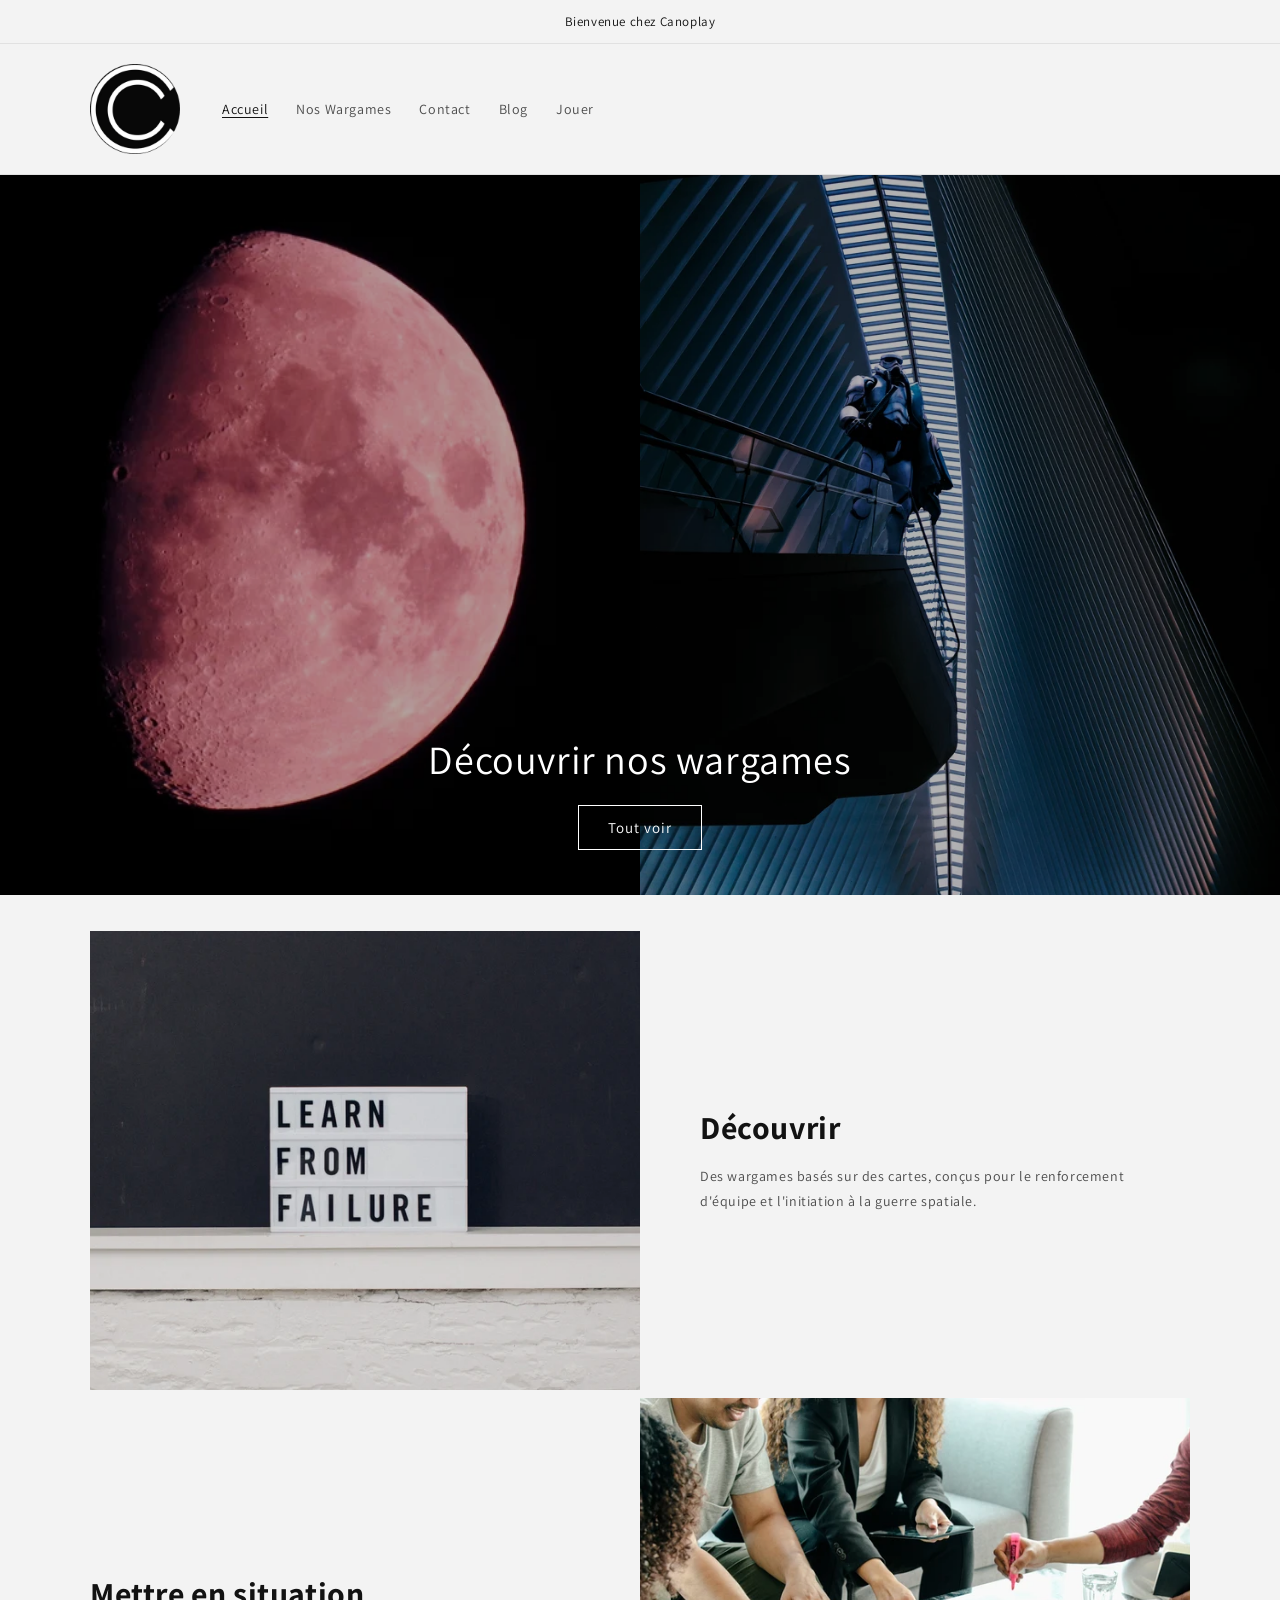
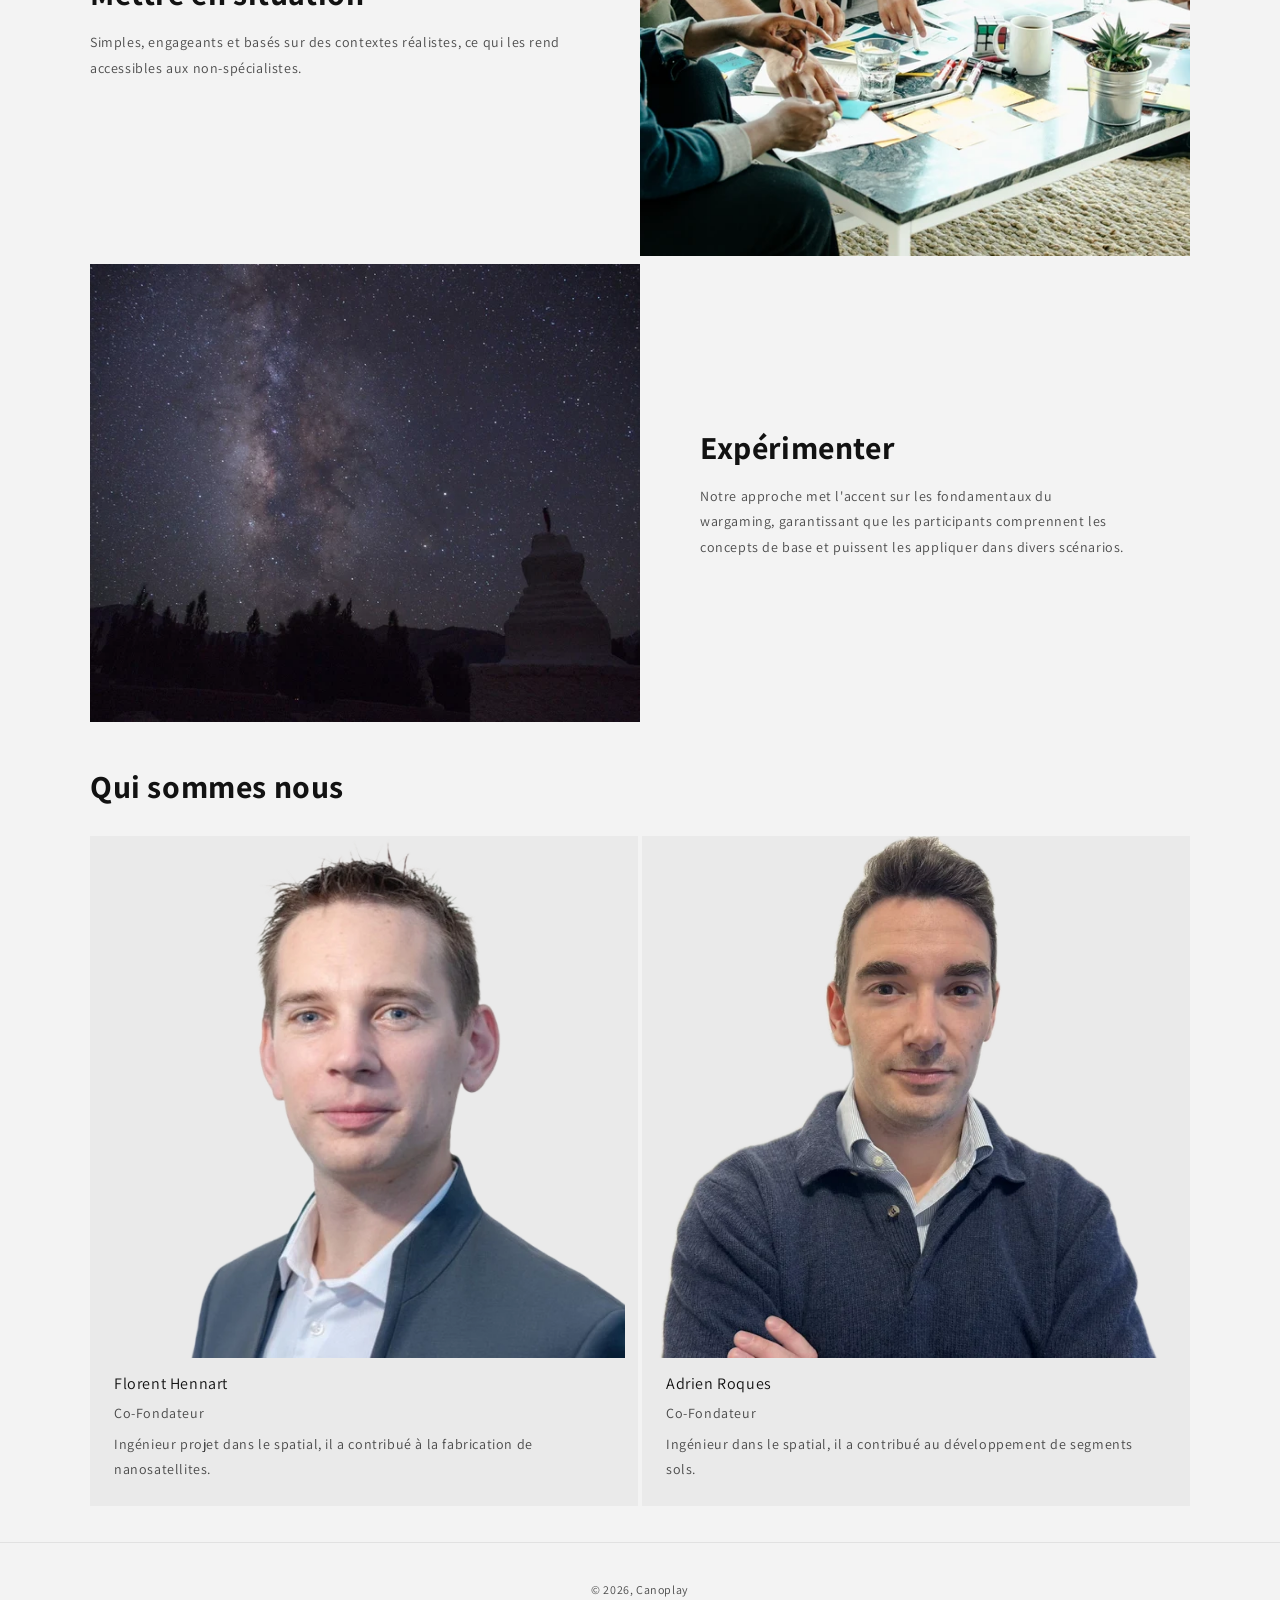
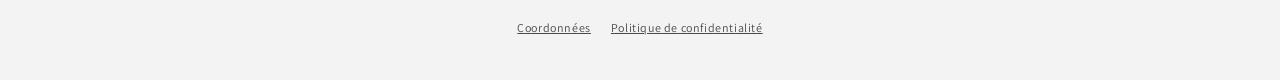
<file: index.html>
<!doctype html>
<html lang="fr">
<head>
<meta charset="utf-8">
<meta name="viewport" content="width=device-width, initial-scale=1">
<title>Canoplay, la nouvelle ère du wargaming</title>
<meta name="description" content="Canoplay conçoit des wargames basés sur des cartes pour le renforcement d&#x27;équipe et l&#x27;initiation à la guerre spatiale : simples, engageants, ancrés dans des contextes réalistes.">
<link rel="canonical" href="https://canoplay.fr/">
<meta name="theme-color" content="#f3f3f3">
<meta property="og:type" content="website">
<meta property="og:site_name" content="Canoplay">
<meta property="og:url" content="https://canoplay.fr/">
<meta property="og:title" content="Canoplay, la nouvelle ère du wargaming">
<meta property="og:description" content="Canoplay conçoit des wargames basés sur des cartes pour le renforcement d&#x27;équipe et l&#x27;initiation à la guerre spatiale : simples, engageants, ancrés dans des contextes réalistes.">
<meta property="og:image" content="https://canoplay.fr/assets/img/og-image.png">
<meta name="twitter:card" content="summary_large_image">
<link rel="icon" href="/assets/img/logo-240.webp" type="image/webp">
<link rel="preload" href="/assets/fonts/assistant-latin.woff2" as="font" type="font/woff2" crossorigin>
<link rel="preload" as="image" href="/assets/img/blood-moon-1500.webp" imagesrcset="/assets/img/blood-moon-750.webp 750w, /assets/img/blood-moon-1500.webp 1500w" imagesizes="(min-width: 750px) 50vw, 100vw" fetchpriority="high">
<link rel="stylesheet" href="/assets/css/site.css">
<script type="application/ld+json">{"@context": "https://schema.org", "@type": "Organization", "name": "Canoplay", "url": "https://canoplay.fr/", "logo": "https://canoplay.fr/assets/img/logo-240.webp", "email": "adrien.roques@canoplay.fr", "address": {"@type": "PostalAddress", "postalCode": "31860", "addressLocality": "Pins-Justaret", "addressCountry": "FR"}, "founder": [{"@type": "Person", "name": "Florent Hennart", "jobTitle": "Co-Fondateur"}, {"@type": "Person", "name": "Adrien Roques", "jobTitle": "Co-Fondateur"}]}</script>
</head>
<body>
<a class="skip" href="#contenu">Aller au contenu</a>
<div class="announce" role="region" aria-label="Annonce">Bienvenue chez Canoplay</div>
<header class="site-header">
<div class="page-width header">
  <details class="menu">
    <summary aria-label="Ouvrir le menu"><svg width="20" height="16" viewBox="0 0 20 16" aria-hidden="true"><path d="M0 1h20M0 8h20M0 15h20" stroke="currentColor" stroke-width="1.5"/></svg></summary>
    <ul>
      <li><a href="/" aria-current="page">Accueil</a></li>
      <li><a href="/collections/all">Nos Wargames</a></li>
      <li><a href="/pages/contact">Contact</a></li>
      <li><a href="/blogs/infos">Blog</a></li>
      <li><a href="/jouer">Jouer</a></li>
    </ul>
  </details>
  <a class="header__logo" href="/"><img src="/assets/img/logo-240.webp" width="90" height="90" alt="Canoplay — accueil"></a>
  <nav class="nav" aria-label="Navigation principale">
    <ul>
      <li><a href="/" aria-current="page">Accueil</a></li>
      <li><a href="/collections/all">Nos Wargames</a></li>
      <li><a href="/pages/contact">Contact</a></li>
      <li><a href="/blogs/infos">Blog</a></li>
      <li><a href="/jouer">Jouer</a></li>
    </ul>
  </nav>
</div>
</header>
<main id="contenu">
  <section class="banner" aria-labelledby="titre-banniere">
    <div class="banner__media">
      <img src="/assets/img/blood-moon-1500.webp" srcset="/assets/img/blood-moon-750.webp 750w, /assets/img/blood-moon-1500.webp 1500w" sizes="(min-width: 750px) 50vw, 100vw" width="1500" height="1125" alt="" fetchpriority="high">
    </div>
    <div class="banner__media">
      <img src="/assets/img/storm-trooper-and-architecture-1500.webp" srcset="/assets/img/storm-trooper-and-architecture-750.webp 750w, /assets/img/storm-trooper-and-architecture-1500.webp 1500w" sizes="50vw" width="1500" height="2250" alt="">
    </div>
    <div class="banner__content">
      <h1 id="titre-banniere">Découvrir nos wargames</h1>
      <a class="btn" href="/collections/all">Tout voir</a>
    </div>
  </section>

  <div class="page-width rows">
    <section class="row">
      <div class="row__img"><img src="/assets/img/learn-from-failure-sign-1500.webp" srcset="/assets/img/learn-from-failure-sign-750.webp 750w, /assets/img/learn-from-failure-sign-1500.webp 1500w" sizes="(min-width: 750px) 50vw, 100vw" width="1500" height="1009" alt="Panneau lumineux affichant « Learn from failure »" loading="lazy" decoding="async"></div>
      <div class="row__text"><h2>Découvrir</h2><p>Des wargames basés sur des cartes, conçus pour le renforcement d'équipe et l'initiation à la guerre spatiale.</p></div>
    </section>
    <section class="row row--reverse">
      <div class="row__img"><img src="/assets/img/brainstorm-meeting-1500.webp" srcset="/assets/img/brainstorm-meeting-750.webp 750w, /assets/img/brainstorm-meeting-1500.webp 1500w" sizes="(min-width: 750px) 50vw, 100vw" width="1500" height="1000" alt="Une équipe réunie autour d'une table de travail" loading="lazy" decoding="async"></div>
      <div class="row__text"><h2>Mettre en situation</h2><p>Simples, engageants et basés sur des contextes réalistes, ce qui les rend accessibles aux non-spécialistes.</p></div>
    </section>
    <section class="row">
      <div class="row__img"><img src="/assets/img/star-filled-night-sky-and-silhouetted-trees-1500.webp" srcset="/assets/img/star-filled-night-sky-and-silhouetted-trees-750.webp 750w, /assets/img/star-filled-night-sky-and-silhouetted-trees-1500.webp 1500w" sizes="(min-width: 750px) 50vw, 100vw" width="1500" height="1000" alt="Ciel étoilé et Voie lactée au-dessus d'arbres en silhouette" loading="lazy" decoding="async"></div>
      <div class="row__text"><h2>Expérimenter</h2><p>Notre approche met l'accent sur les fondamentaux du wargaming, garantissant que les participants comprennent les concepts de base et puissent les appliquer dans divers scénarios.</p></div>
    </section>
  </div>

  <section class="page-width team" aria-labelledby="titre-equipe">
    <h2 id="titre-equipe">Qui sommes nous</h2>
    <ul>
      <li class="card">
        <img src="/assets/img/florent-hennart.webp" width="624" height="624" alt="Portrait de Florent Hennart" loading="lazy" decoding="async">
        <div class="card__body"><h3>Florent Hennart</h3><p>Co-Fondateur</p><p>Ingénieur projet dans le spatial, il a contribué à la fabrication de nanosatellites.</p></div>
      </li>
      <li class="card">
        <img src="/assets/img/adrien-roques.webp" width="638" height="638" alt="Portrait d'Adrien Roques" loading="lazy" decoding="async">
        <div class="card__body"><h3>Adrien Roques</h3><p>Co-Fondateur</p><p>Ingénieur dans le spatial, il a contribué au développement de segments sols.</p></div>
      </li>
    </ul>
  </section>
</main>
<footer class="footer">
  <div class="page-width">
    <p>© 2026, Canoplay</p>
    <ul>
      <li><a href="/pages/contact">Coordonnées</a></li>
      <li><a href="https://m7977n-dm.myshopify.com/policies/privacy-policy">Politique de confidentialité</a></li>
    </ul>
  </div>
</footer>
</body>
</html>
</file>
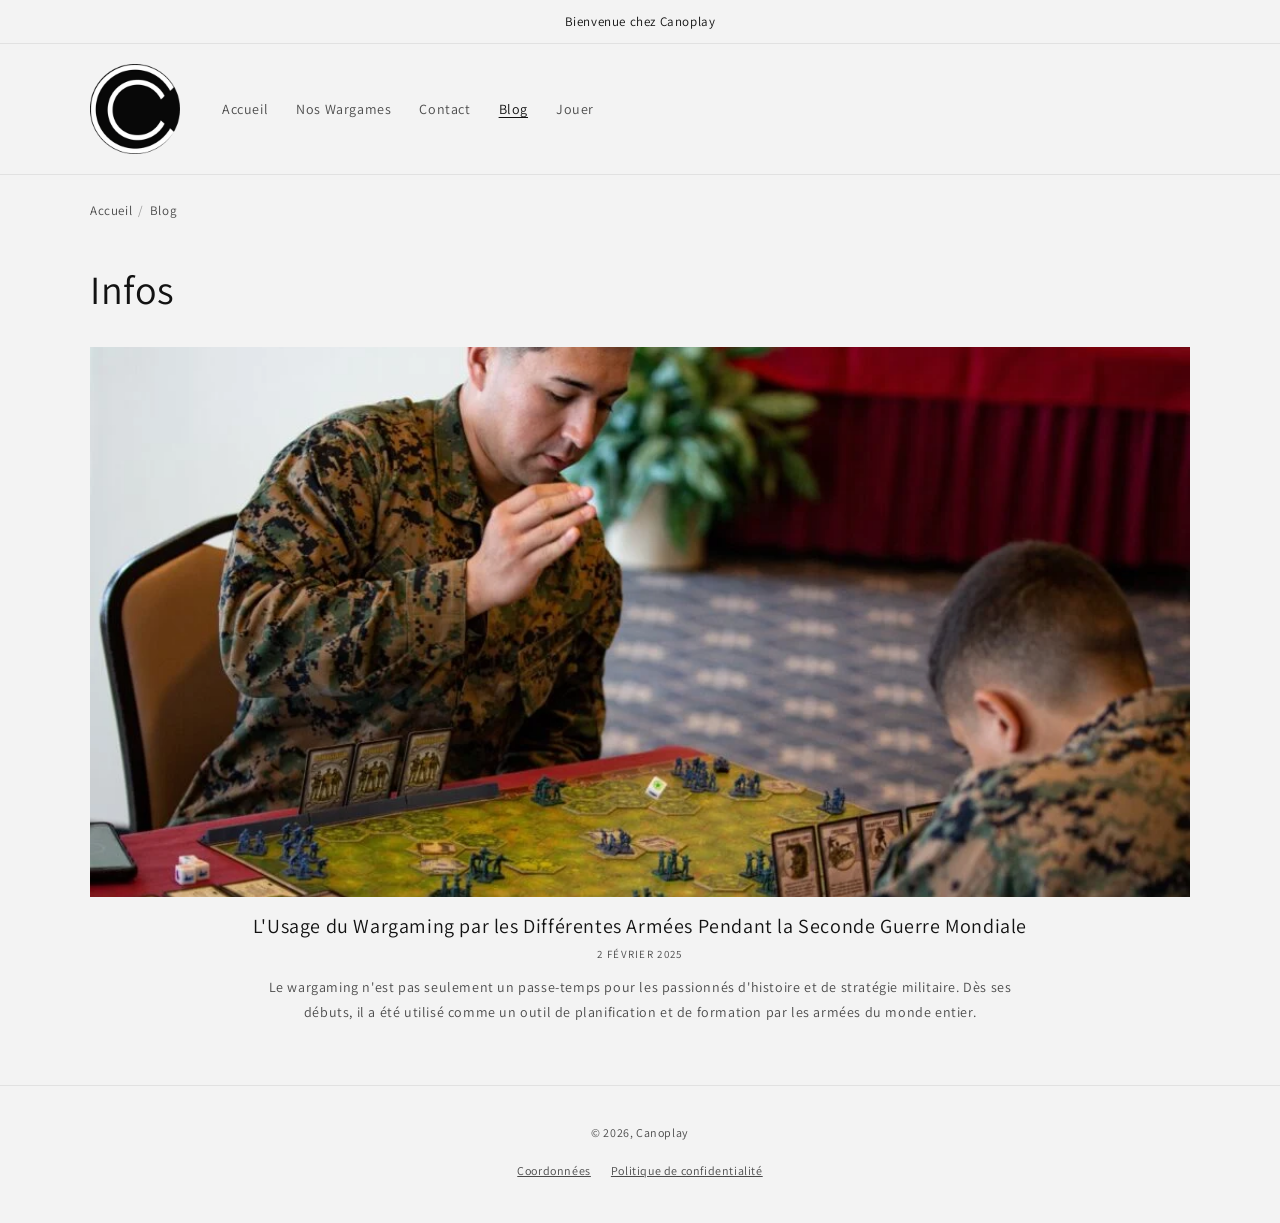
<file: blogs/infos/index.html>
<!doctype html>
<html lang="fr">
<head>
<meta charset="utf-8">
<meta name="viewport" content="width=device-width, initial-scale=1">
<title>Blog — Canoplay</title>
<meta name="description" content="Articles Canoplay sur l&#x27;histoire et la pratique du wargaming.">
<link rel="canonical" href="https://canoplay.fr/blogs/infos">
<meta name="theme-color" content="#f3f3f3">
<meta property="og:type" content="website">
<meta property="og:site_name" content="Canoplay">
<meta property="og:url" content="https://canoplay.fr/blogs/infos">
<meta property="og:title" content="Blog — Canoplay">
<meta property="og:description" content="Articles Canoplay sur l&#x27;histoire et la pratique du wargaming.">
<meta property="og:image" content="https://canoplay.fr/assets/img/blog-wargaming-ww2-1024.webp">
<meta name="twitter:card" content="summary_large_image">
<link rel="icon" href="/assets/img/logo-240.webp" type="image/webp">
<link rel="preload" href="/assets/fonts/assistant-latin.woff2" as="font" type="font/woff2" crossorigin>
<link rel="stylesheet" href="/assets/css/site.css">
<script type="application/ld+json">{"@context": "https://schema.org", "@type": "BreadcrumbList", "itemListElement": [{"@type": "ListItem", "position": 1, "name": "Accueil", "item": "https://canoplay.fr/"}, {"@type": "ListItem", "position": 2, "name": "Blog", "item": "https://canoplay.fr/blogs/infos"}]}</script>
</head>
<body>
<a class="skip" href="#contenu">Aller au contenu</a>
<div class="announce" role="region" aria-label="Annonce">Bienvenue chez Canoplay</div>
<header class="site-header">
<div class="page-width header">
  <details class="menu">
    <summary aria-label="Ouvrir le menu"><svg width="20" height="16" viewBox="0 0 20 16" aria-hidden="true"><path d="M0 1h20M0 8h20M0 15h20" stroke="currentColor" stroke-width="1.5"/></svg></summary>
    <ul>
      <li><a href="/">Accueil</a></li>
      <li><a href="/collections/all">Nos Wargames</a></li>
      <li><a href="/pages/contact">Contact</a></li>
      <li><a href="/blogs/infos" aria-current="page">Blog</a></li>
      <li><a href="/jouer">Jouer</a></li>
    </ul>
  </details>
  <a class="header__logo" href="/"><img src="/assets/img/logo-240.webp" width="90" height="90" alt="Canoplay — accueil"></a>
  <nav class="nav" aria-label="Navigation principale">
    <ul>
      <li><a href="/">Accueil</a></li>
      <li><a href="/collections/all">Nos Wargames</a></li>
      <li><a href="/pages/contact">Contact</a></li>
      <li><a href="/blogs/infos" aria-current="page">Blog</a></li>
      <li><a href="/jouer">Jouer</a></li>
    </ul>
  </nav>
</div>
</header>
<main id="contenu">
<nav class="page-width breadcrumb" aria-label="Fil d'Ariane"><ol><li><a href="/">Accueil</a></li><li><span aria-current="page">Blog</span></li></ol></nav>
<div class="page-width">
<h1 class="page-title">Infos</h1>
<ul class="posts">
  <li class="post-card">
    <img src="/assets/img/blog-wargaming-ww2-1024.webp" srcset="/assets/img/blog-wargaming-ww2-720.webp 720w, /assets/img/blog-wargaming-ww2-1024.webp 1024w" sizes="(min-width: 1200px) 1100px, 100vw" width="1024" height="684" alt="" fetchpriority="high">
    <h2><a href="/blogs/infos/lusage-du-wargaming-par-les-differentes-armees-pendant-la-seconde-guerre-mondiale">L&#x27;Usage du Wargaming par les Différentes Armées Pendant la Seconde Guerre Mondiale</a></h2>
    <time class="meta" datetime="2025-02-02T16:20:15+01:00">2 février 2025</time>
    <p>Le wargaming n&#x27;est pas seulement un passe-temps pour les passionnés d&#x27;histoire et de stratégie militaire. Dès ses débuts, il a été utilisé comme un outil de planification et de formation par les armées du monde entier.</p>
  </li>
</ul>
</div>
</main>
<footer class="footer">
  <div class="page-width">
    <p>© 2026, Canoplay</p>
    <ul>
      <li><a href="/pages/contact">Coordonnées</a></li>
      <li><a href="https://m7977n-dm.myshopify.com/policies/privacy-policy">Politique de confidentialité</a></li>
    </ul>
  </div>
</footer>
</body>
</html>
</file>
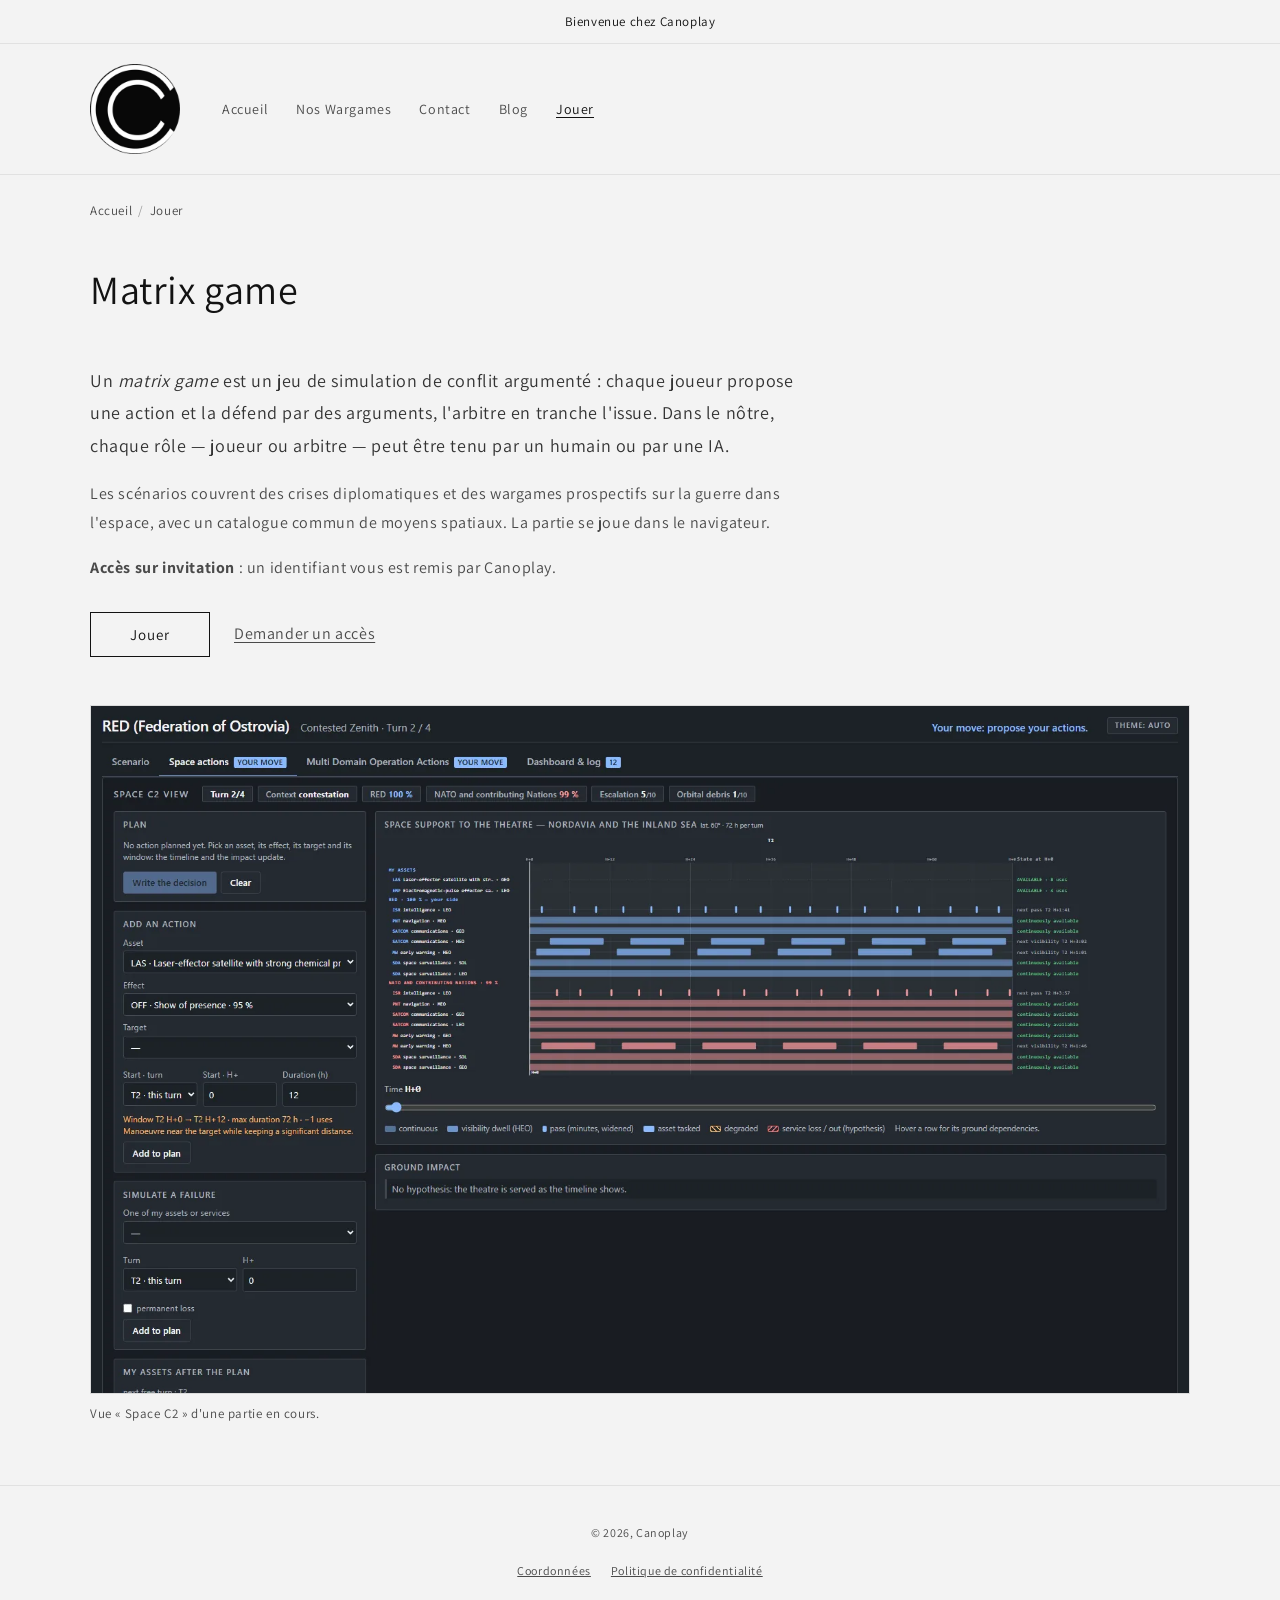
<file: jouer.html>
<!doctype html>
<html lang="fr">
<head>
<meta charset="utf-8">
<meta name="viewport" content="width=device-width, initial-scale=1">
<title>Jouer au matrix game — Canoplay</title>
<meta name="description" content="Le matrix game Canoplay : simulation de conflit argumentée où chaque rôle est tenu par un humain ou une IA. Accès sur invitation.">
<link rel="canonical" href="https://canoplay.fr/jouer">
<meta name="theme-color" content="#f3f3f3">
<meta property="og:type" content="website">
<meta property="og:site_name" content="Canoplay">
<meta property="og:url" content="https://canoplay.fr/jouer">
<meta property="og:title" content="Jouer au matrix game — Canoplay">
<meta property="og:description" content="Le matrix game Canoplay : simulation de conflit argumentée où chaque rôle est tenu par un humain ou une IA. Accès sur invitation.">
<meta property="og:image" content="https://canoplay.fr/assets/img/og-image.png">
<meta name="twitter:card" content="summary_large_image">
<link rel="icon" href="/assets/img/logo-240.webp" type="image/webp">
<link rel="preload" href="/assets/fonts/assistant-latin.woff2" as="font" type="font/woff2" crossorigin>
<link rel="stylesheet" href="/assets/css/site.css">
<script type="application/ld+json">{"@context": "https://schema.org", "@type": "BreadcrumbList", "itemListElement": [{"@type": "ListItem", "position": 1, "name": "Accueil", "item": "https://canoplay.fr/"}, {"@type": "ListItem", "position": 2, "name": "Jouer", "item": "https://canoplay.fr/jouer"}]}</script>
<script type="application/ld+json">{"@context": "https://schema.org", "@type": "WebApplication", "name": "Matrix game Canoplay", "url": "https://gamecanoplay.fr/", "applicationCategory": "GameApplication", "operatingSystem": "Navigateur web", "inLanguage": "fr-FR", "publisher": {"@type": "Organization", "name": "Canoplay"}}</script>
</head>
<body>
<a class="skip" href="#contenu">Aller au contenu</a>
<div class="announce" role="region" aria-label="Annonce">Bienvenue chez Canoplay</div>
<header class="site-header">
<div class="page-width header">
  <details class="menu">
    <summary aria-label="Ouvrir le menu"><svg width="20" height="16" viewBox="0 0 20 16" aria-hidden="true"><path d="M0 1h20M0 8h20M0 15h20" stroke="currentColor" stroke-width="1.5"/></svg></summary>
    <ul>
      <li><a href="/">Accueil</a></li>
      <li><a href="/collections/all">Nos Wargames</a></li>
      <li><a href="/pages/contact">Contact</a></li>
      <li><a href="/blogs/infos">Blog</a></li>
      <li><a href="/jouer" aria-current="page">Jouer</a></li>
    </ul>
  </details>
  <a class="header__logo" href="/"><img src="/assets/img/logo-240.webp" width="90" height="90" alt="Canoplay — accueil"></a>
  <nav class="nav" aria-label="Navigation principale">
    <ul>
      <li><a href="/">Accueil</a></li>
      <li><a href="/collections/all">Nos Wargames</a></li>
      <li><a href="/pages/contact">Contact</a></li>
      <li><a href="/blogs/infos">Blog</a></li>
      <li><a href="/jouer" aria-current="page">Jouer</a></li>
    </ul>
  </nav>
</div>
</header>
<main id="contenu">
<nav class="page-width breadcrumb" aria-label="Fil d'Ariane"><ol><li><a href="/">Accueil</a></li><li><span aria-current="page">Jouer</span></li></ol></nav>
<div class="page-width contact">
<h1 class="page-title">Matrix game</h1>
<p class="lead">Un <em>matrix game</em> est un jeu de simulation de conflit argumenté : chaque joueur
propose une action et la défend par des arguments, l'arbitre en tranche l'issue. Dans le nôtre,
chaque rôle — joueur ou arbitre — peut être tenu par un humain ou par une IA.</p>
<p>Les scénarios couvrent des crises diplomatiques et des wargames prospectifs sur la guerre dans
l'espace, avec un catalogue commun de moyens spatiaux. La partie se joue dans le navigateur.</p>
<p><strong>Accès sur invitation</strong> : un identifiant vous est remis par Canoplay.</p>
<p class="actions"><a class="btn btn--dark" href="https://gamecanoplay.fr/">Jouer</a>
<a class="lien" href="/pages/contact">Demander un accès</a></p>
<figure class="capture">
  <img src="/assets/img/matrix-game-c2-1600.webp" srcset="/assets/img/matrix-game-c2-800.webp 800w, /assets/img/matrix-game-c2-1600.webp 1600w" sizes="(min-width: 1200px) 1100px, 100vw" width="1600" height="1000" alt="Vue « Space C2 » d'une partie : plan d'action à gauche, frise des moyens spatiaux de chaque camp à droite" loading="lazy" decoding="async">
  <figcaption>Vue « Space C2 » d'une partie en cours.</figcaption>
</figure>
</div>
</main>
<footer class="footer">
  <div class="page-width">
    <p>© 2026, Canoplay</p>
    <ul>
      <li><a href="/pages/contact">Coordonnées</a></li>
      <li><a href="https://m7977n-dm.myshopify.com/policies/privacy-policy">Politique de confidentialité</a></li>
    </ul>
  </div>
</footer>
</body>
</html>
</file>
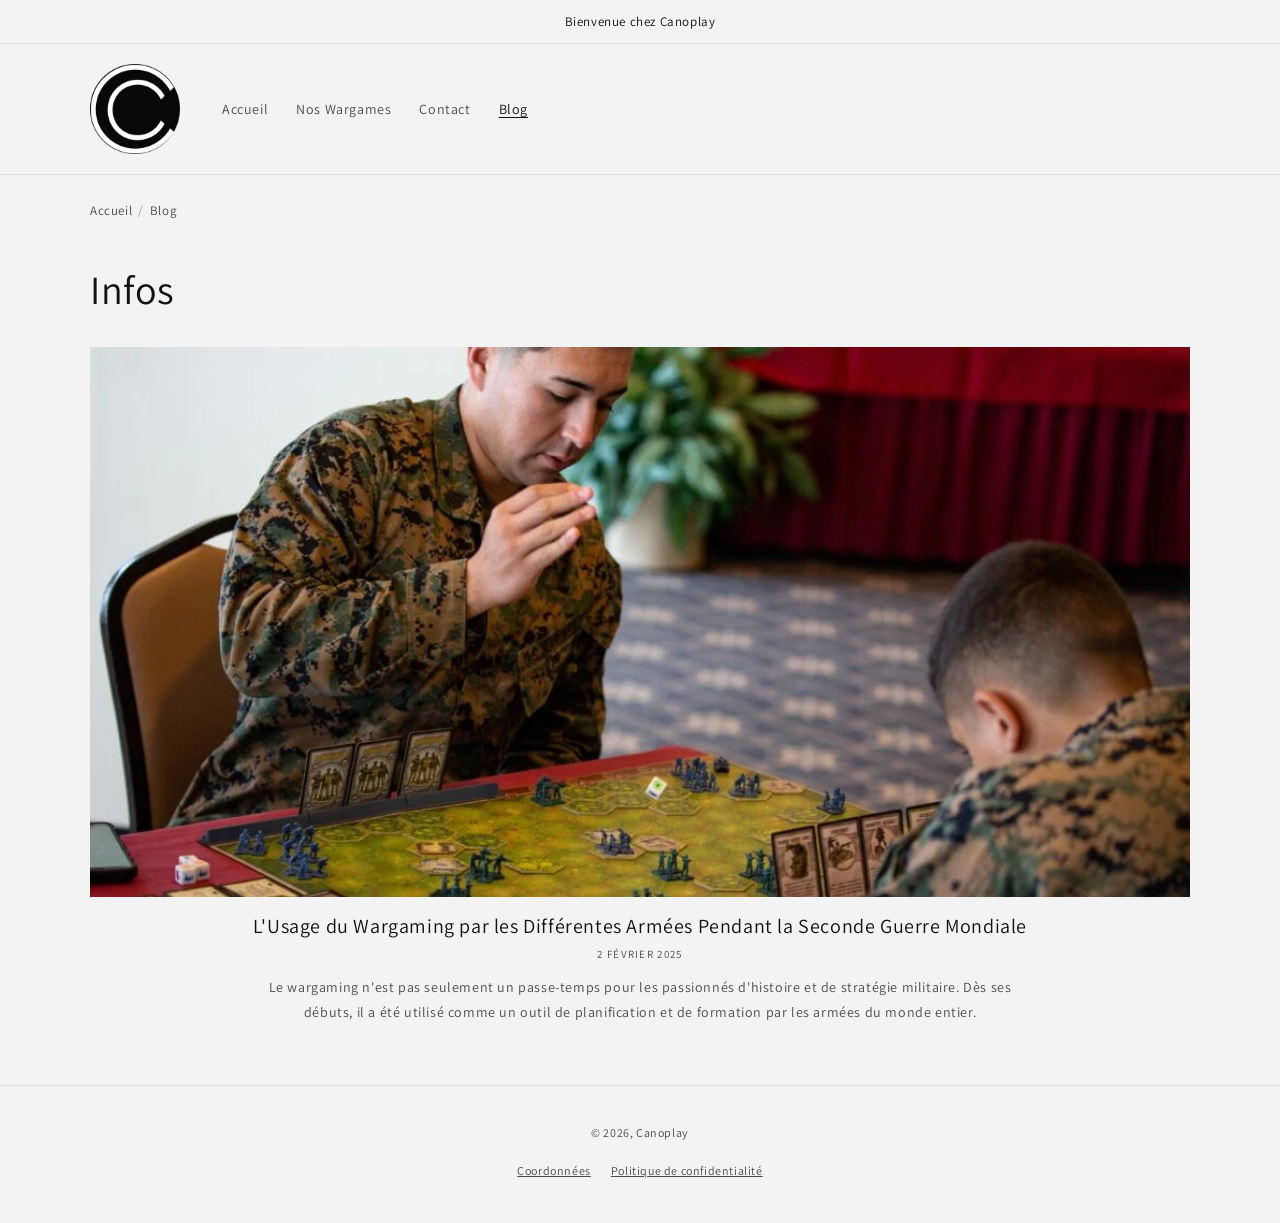
<file: blogs/infos.html>
<!doctype html>
<html lang="fr">
<head>
<meta charset="utf-8">
<meta name="viewport" content="width=device-width, initial-scale=1">
<title>Blog — Canoplay</title>
<meta name="description" content="Articles Canoplay sur l&#x27;histoire et la pratique du wargaming.">
<link rel="canonical" href="https://canoplay.fr/blogs/infos">
<meta name="theme-color" content="#f3f3f3">
<meta property="og:type" content="website">
<meta property="og:site_name" content="Canoplay">
<meta property="og:url" content="https://canoplay.fr/blogs/infos">
<meta property="og:title" content="Blog — Canoplay">
<meta property="og:description" content="Articles Canoplay sur l&#x27;histoire et la pratique du wargaming.">
<meta property="og:image" content="https://canoplay.fr/assets/img/blog-wargaming-ww2-1024.webp">
<meta name="twitter:card" content="summary_large_image">
<link rel="icon" href="/assets/img/logo-240.webp" type="image/webp">
<link rel="preload" href="/assets/fonts/assistant-latin.woff2" as="font" type="font/woff2" crossorigin>
<link rel="stylesheet" href="/assets/css/site.css">
<script type="application/ld+json">{"@context": "https://schema.org", "@type": "BreadcrumbList", "itemListElement": [{"@type": "ListItem", "position": 1, "name": "Accueil", "item": "https://canoplay.fr/"}, {"@type": "ListItem", "position": 2, "name": "Blog", "item": "https://canoplay.fr/blogs/infos"}]}</script>
</head>
<body>
<a class="skip" href="#contenu">Aller au contenu</a>
<div class="announce" role="region" aria-label="Annonce">Bienvenue chez Canoplay</div>
<header class="site-header">
<div class="page-width header">
  <details class="menu">
    <summary aria-label="Ouvrir le menu"><svg width="20" height="16" viewBox="0 0 20 16" aria-hidden="true"><path d="M0 1h20M0 8h20M0 15h20" stroke="currentColor" stroke-width="1.5"/></svg></summary>
    <ul>
      <li><a href="/">Accueil</a></li>
      <li><a href="/collections/all">Nos Wargames</a></li>
      <li><a href="/pages/contact">Contact</a></li>
      <li><a href="/blogs/infos" aria-current="page">Blog</a></li>
    </ul>
  </details>
  <a class="header__logo" href="/"><img src="/assets/img/logo-240.webp" width="90" height="90" alt="Canoplay — accueil"></a>
  <nav class="nav" aria-label="Navigation principale">
    <ul>
      <li><a href="/">Accueil</a></li>
      <li><a href="/collections/all">Nos Wargames</a></li>
      <li><a href="/pages/contact">Contact</a></li>
      <li><a href="/blogs/infos" aria-current="page">Blog</a></li>
    </ul>
  </nav>
</div>
</header>
<main id="contenu">
<nav class="page-width breadcrumb" aria-label="Fil d'Ariane"><ol><li><a href="/">Accueil</a></li><li><span aria-current="page">Blog</span></li></ol></nav>
<div class="page-width">
<h1 class="page-title">Infos</h1>
<ul class="posts">
  <li class="post-card">
    <img src="/assets/img/blog-wargaming-ww2-1024.webp" srcset="/assets/img/blog-wargaming-ww2-720.webp 720w, /assets/img/blog-wargaming-ww2-1024.webp 1024w" sizes="(min-width: 1200px) 1100px, 100vw" width="1024" height="684" alt="" fetchpriority="high">
    <h2><a href="/blogs/infos/lusage-du-wargaming-par-les-differentes-armees-pendant-la-seconde-guerre-mondiale">L&#x27;Usage du Wargaming par les Différentes Armées Pendant la Seconde Guerre Mondiale</a></h2>
    <time class="meta" datetime="2025-02-02T16:20:15+01:00">2 février 2025</time>
    <p>Le wargaming n&#x27;est pas seulement un passe-temps pour les passionnés d&#x27;histoire et de stratégie militaire. Dès ses débuts, il a été utilisé comme un outil de planification et de formation par les armées du monde entier.</p>
  </li>
</ul>
</div>
</main>
<footer class="footer">
  <div class="page-width">
    <p>© 2026, Canoplay</p>
    <ul>
      <li><a href="/pages/contact">Coordonnées</a></li>
      <li><a href="https://m7977n-dm.myshopify.com/policies/privacy-policy">Politique de confidentialité</a></li>
    </ul>
  </div>
</footer>
</body>
</html>
</file>
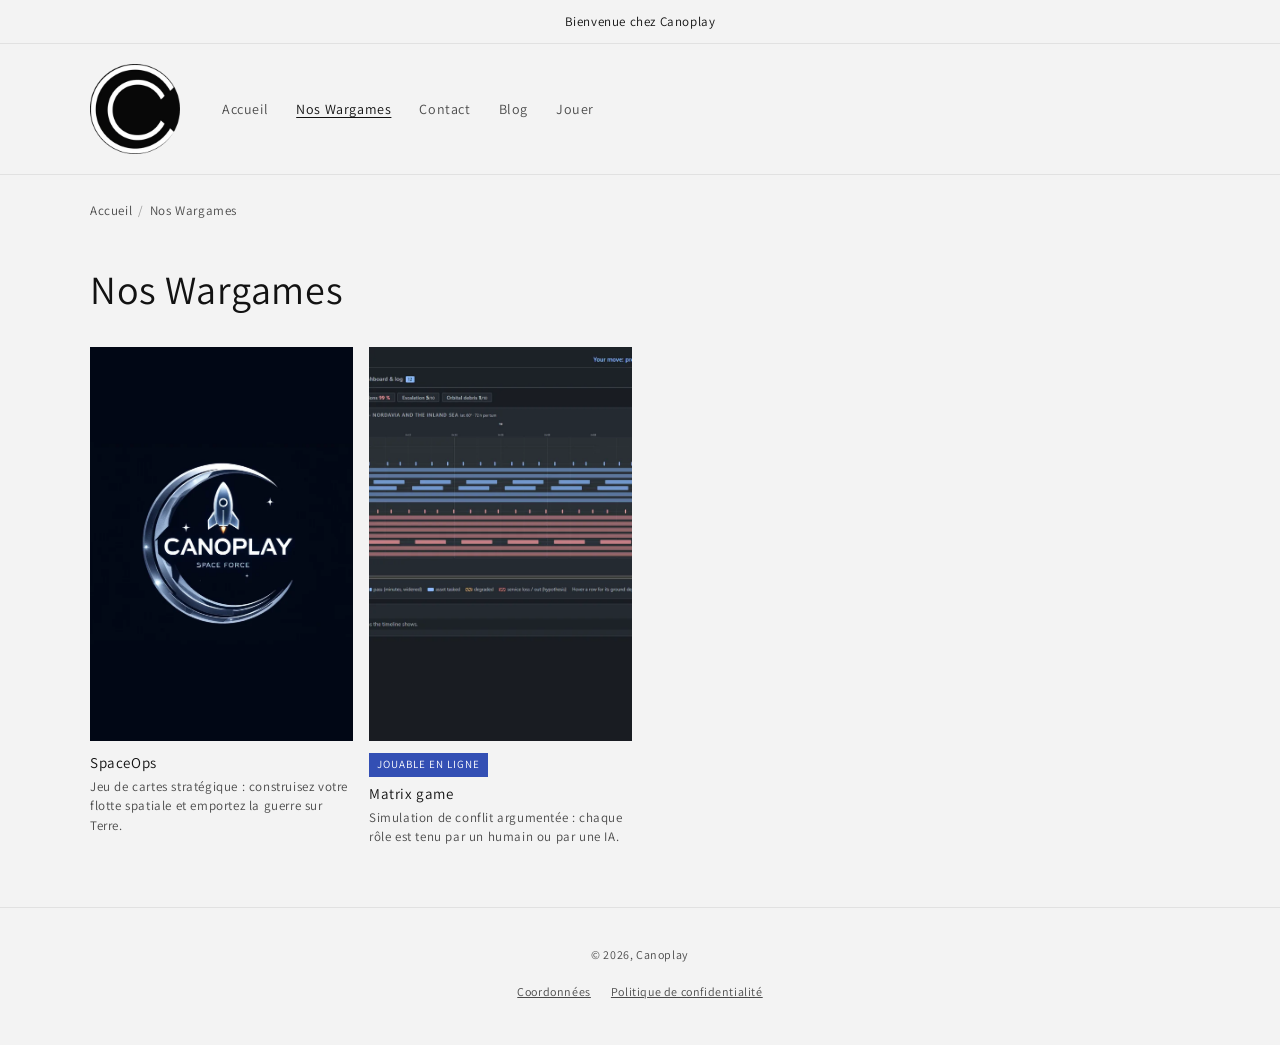
<file: collections/all.html>
<!doctype html>
<html lang="fr">
<head>
<meta charset="utf-8">
<meta name="viewport" content="width=device-width, initial-scale=1">
<title>Nos Wargames — Canoplay</title>
<meta name="description" content="Découvrez les wargames Canoplay : des jeux de cartes conçus pour le renforcement d&#x27;équipe et l&#x27;initiation à la guerre spatiale.">
<link rel="canonical" href="https://canoplay.fr/collections/all">
<meta name="theme-color" content="#f3f3f3">
<meta property="og:type" content="website">
<meta property="og:site_name" content="Canoplay">
<meta property="og:url" content="https://canoplay.fr/collections/all">
<meta property="og:title" content="Nos Wargames — Canoplay">
<meta property="og:description" content="Découvrez les wargames Canoplay : des jeux de cartes conçus pour le renforcement d&#x27;équipe et l&#x27;initiation à la guerre spatiale.">
<meta property="og:image" content="https://canoplay.fr/assets/img/spaceops-dos-1024.webp">
<meta name="twitter:card" content="summary_large_image">
<link rel="icon" href="/assets/img/logo-240.webp" type="image/webp">
<link rel="preload" href="/assets/fonts/assistant-latin.woff2" as="font" type="font/woff2" crossorigin>
<link rel="stylesheet" href="/assets/css/site.css">
<script type="application/ld+json">{"@context": "https://schema.org", "@type": "BreadcrumbList", "itemListElement": [{"@type": "ListItem", "position": 1, "name": "Accueil", "item": "https://canoplay.fr/"}, {"@type": "ListItem", "position": 2, "name": "Nos Wargames", "item": "https://canoplay.fr/collections/all"}]}</script>
<script type="application/ld+json">{"@context": "https://schema.org", "@type": "ItemList", "itemListElement": [{"@type": "ListItem", "position": 1, "url": "https://canoplay.fr/products/spaceops", "name": "SpaceOps"}, {"@type": "ListItem", "position": 2, "url": "https://canoplay.fr/jouer", "name": "Matrix game"}]}</script>
</head>
<body>
<a class="skip" href="#contenu">Aller au contenu</a>
<div class="announce" role="region" aria-label="Annonce">Bienvenue chez Canoplay</div>
<header class="site-header">
<div class="page-width header">
  <details class="menu">
    <summary aria-label="Ouvrir le menu"><svg width="20" height="16" viewBox="0 0 20 16" aria-hidden="true"><path d="M0 1h20M0 8h20M0 15h20" stroke="currentColor" stroke-width="1.5"/></svg></summary>
    <ul>
      <li><a href="/">Accueil</a></li>
      <li><a href="/collections/all" aria-current="page">Nos Wargames</a></li>
      <li><a href="/pages/contact">Contact</a></li>
      <li><a href="/blogs/infos">Blog</a></li>
      <li><a href="/jouer">Jouer</a></li>
    </ul>
  </details>
  <a class="header__logo" href="/"><img src="/assets/img/logo-240.webp" width="90" height="90" alt="Canoplay — accueil"></a>
  <nav class="nav" aria-label="Navigation principale">
    <ul>
      <li><a href="/">Accueil</a></li>
      <li><a href="/collections/all" aria-current="page">Nos Wargames</a></li>
      <li><a href="/pages/contact">Contact</a></li>
      <li><a href="/blogs/infos">Blog</a></li>
      <li><a href="/jouer">Jouer</a></li>
    </ul>
  </nav>
</div>
</header>
<main id="contenu">
<nav class="page-width breadcrumb" aria-label="Fil d'Ariane"><ol><li><a href="/">Accueil</a></li><li><span aria-current="page">Nos Wargames</span></li></ol></nav>
<div class="page-width">
<h1 class="page-title">Nos Wargames</h1>
<ul class="grid">
  <li class="tile">
    <div class="tile__img"><img src="/assets/img/spaceops-dos-600.webp" srcset="/assets/img/spaceops-dos-600.webp 600w, /assets/img/spaceops-dos-1024.webp 1024w" sizes="(min-width: 750px) 25vw, 50vw" width="1024" height="1500" alt="" fetchpriority="high"></div>
    <h2><a href="/products/spaceops">SpaceOps</a></h2>
    <p>Jeu de cartes stratégique : construisez votre flotte spatiale et emportez la guerre sur Terre.</p>
  </li>
  <li class="tile">
    <div class="tile__img"><img src="/assets/img/matrix-game-tuile-600.webp" srcset="/assets/img/matrix-game-tuile-600.webp 600w, /assets/img/matrix-game-tuile-1024.webp 1024w" sizes="(min-width: 750px) 25vw, 50vw" width="1024" height="1536" alt="" loading="lazy" decoding="async"></div>
    <span class="badge">Jouable en ligne</span><h2><a href="/jouer">Matrix game</a></h2>
    <p>Simulation de conflit argumentée : chaque rôle est tenu par un humain ou par une IA.</p>
  </li>
</ul>
</div>
</main>
<footer class="footer">
  <div class="page-width">
    <p>© 2026, Canoplay</p>
    <ul>
      <li><a href="/pages/contact">Coordonnées</a></li>
      <li><a href="https://m7977n-dm.myshopify.com/policies/privacy-policy">Politique de confidentialité</a></li>
    </ul>
  </div>
</footer>
</body>
</html>
</file>
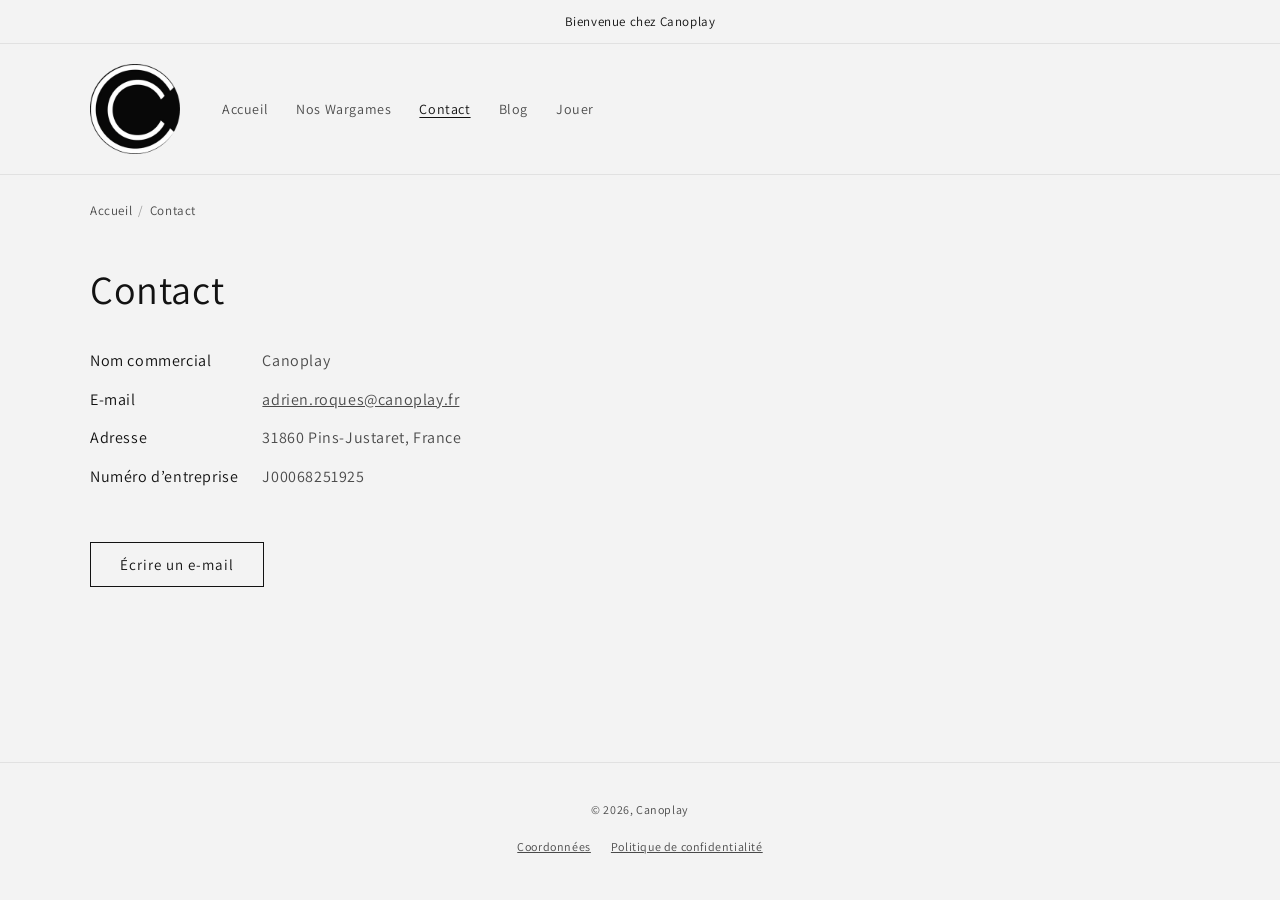
<file: pages/contact.html>
<!doctype html>
<html lang="fr">
<head>
<meta charset="utf-8">
<meta name="viewport" content="width=device-width, initial-scale=1">
<title>Contact — Canoplay</title>
<meta name="description" content="Contacter Canoplay : e-mail et coordonnées.">
<link rel="canonical" href="https://canoplay.fr/pages/contact">
<meta name="theme-color" content="#f3f3f3">
<meta property="og:type" content="website">
<meta property="og:site_name" content="Canoplay">
<meta property="og:url" content="https://canoplay.fr/pages/contact">
<meta property="og:title" content="Contact — Canoplay">
<meta property="og:description" content="Contacter Canoplay : e-mail et coordonnées.">
<meta property="og:image" content="https://canoplay.fr/assets/img/og-image.png">
<meta name="twitter:card" content="summary_large_image">
<link rel="icon" href="/assets/img/logo-240.webp" type="image/webp">
<link rel="preload" href="/assets/fonts/assistant-latin.woff2" as="font" type="font/woff2" crossorigin>
<link rel="stylesheet" href="/assets/css/site.css">
<script type="application/ld+json">{"@context": "https://schema.org", "@type": "BreadcrumbList", "itemListElement": [{"@type": "ListItem", "position": 1, "name": "Accueil", "item": "https://canoplay.fr/"}, {"@type": "ListItem", "position": 2, "name": "Contact", "item": "https://canoplay.fr/pages/contact"}]}</script>
<script type="application/ld+json">{"@context": "https://schema.org", "@type": "Organization", "name": "Canoplay", "url": "https://canoplay.fr/", "logo": "https://canoplay.fr/assets/img/logo-240.webp", "email": "adrien.roques@canoplay.fr", "address": {"@type": "PostalAddress", "postalCode": "31860", "addressLocality": "Pins-Justaret", "addressCountry": "FR"}, "founder": [{"@type": "Person", "name": "Florent Hennart", "jobTitle": "Co-Fondateur"}, {"@type": "Person", "name": "Adrien Roques", "jobTitle": "Co-Fondateur"}]}</script>
</head>
<body>
<a class="skip" href="#contenu">Aller au contenu</a>
<div class="announce" role="region" aria-label="Annonce">Bienvenue chez Canoplay</div>
<header class="site-header">
<div class="page-width header">
  <details class="menu">
    <summary aria-label="Ouvrir le menu"><svg width="20" height="16" viewBox="0 0 20 16" aria-hidden="true"><path d="M0 1h20M0 8h20M0 15h20" stroke="currentColor" stroke-width="1.5"/></svg></summary>
    <ul>
      <li><a href="/">Accueil</a></li>
      <li><a href="/collections/all">Nos Wargames</a></li>
      <li><a href="/pages/contact" aria-current="page">Contact</a></li>
      <li><a href="/blogs/infos">Blog</a></li>
      <li><a href="/jouer">Jouer</a></li>
    </ul>
  </details>
  <a class="header__logo" href="/"><img src="/assets/img/logo-240.webp" width="90" height="90" alt="Canoplay — accueil"></a>
  <nav class="nav" aria-label="Navigation principale">
    <ul>
      <li><a href="/">Accueil</a></li>
      <li><a href="/collections/all">Nos Wargames</a></li>
      <li><a href="/pages/contact" aria-current="page">Contact</a></li>
      <li><a href="/blogs/infos">Blog</a></li>
      <li><a href="/jouer">Jouer</a></li>
    </ul>
  </nav>
</div>
</header>
<main id="contenu">
<nav class="page-width breadcrumb" aria-label="Fil d'Ariane"><ol><li><a href="/">Accueil</a></li><li><span aria-current="page">Contact</span></li></ol></nav>
<div class="page-width contact">
<h1 class="page-title">Contact</h1>
<dl>
  <dt>Nom commercial</dt><dd>Canoplay</dd>
  <dt>E-mail</dt><dd><a href="mailto:adrien.roques@canoplay.fr">adrien.roques@canoplay.fr</a></dd>
  <dt>Adresse</dt><dd>31860 Pins-Justaret, France</dd>
  <dt>Numéro d’entreprise</dt><dd>J00068251925</dd>
</dl>
<a class="btn btn--dark" href="mailto:adrien.roques@canoplay.fr">Écrire un e-mail</a>
</div>
</main>
<footer class="footer">
  <div class="page-width">
    <p>© 2026, Canoplay</p>
    <ul>
      <li><a href="/pages/contact">Coordonnées</a></li>
      <li><a href="https://m7977n-dm.myshopify.com/policies/privacy-policy">Politique de confidentialité</a></li>
    </ul>
  </div>
</footer>
</body>
</html>
</file>
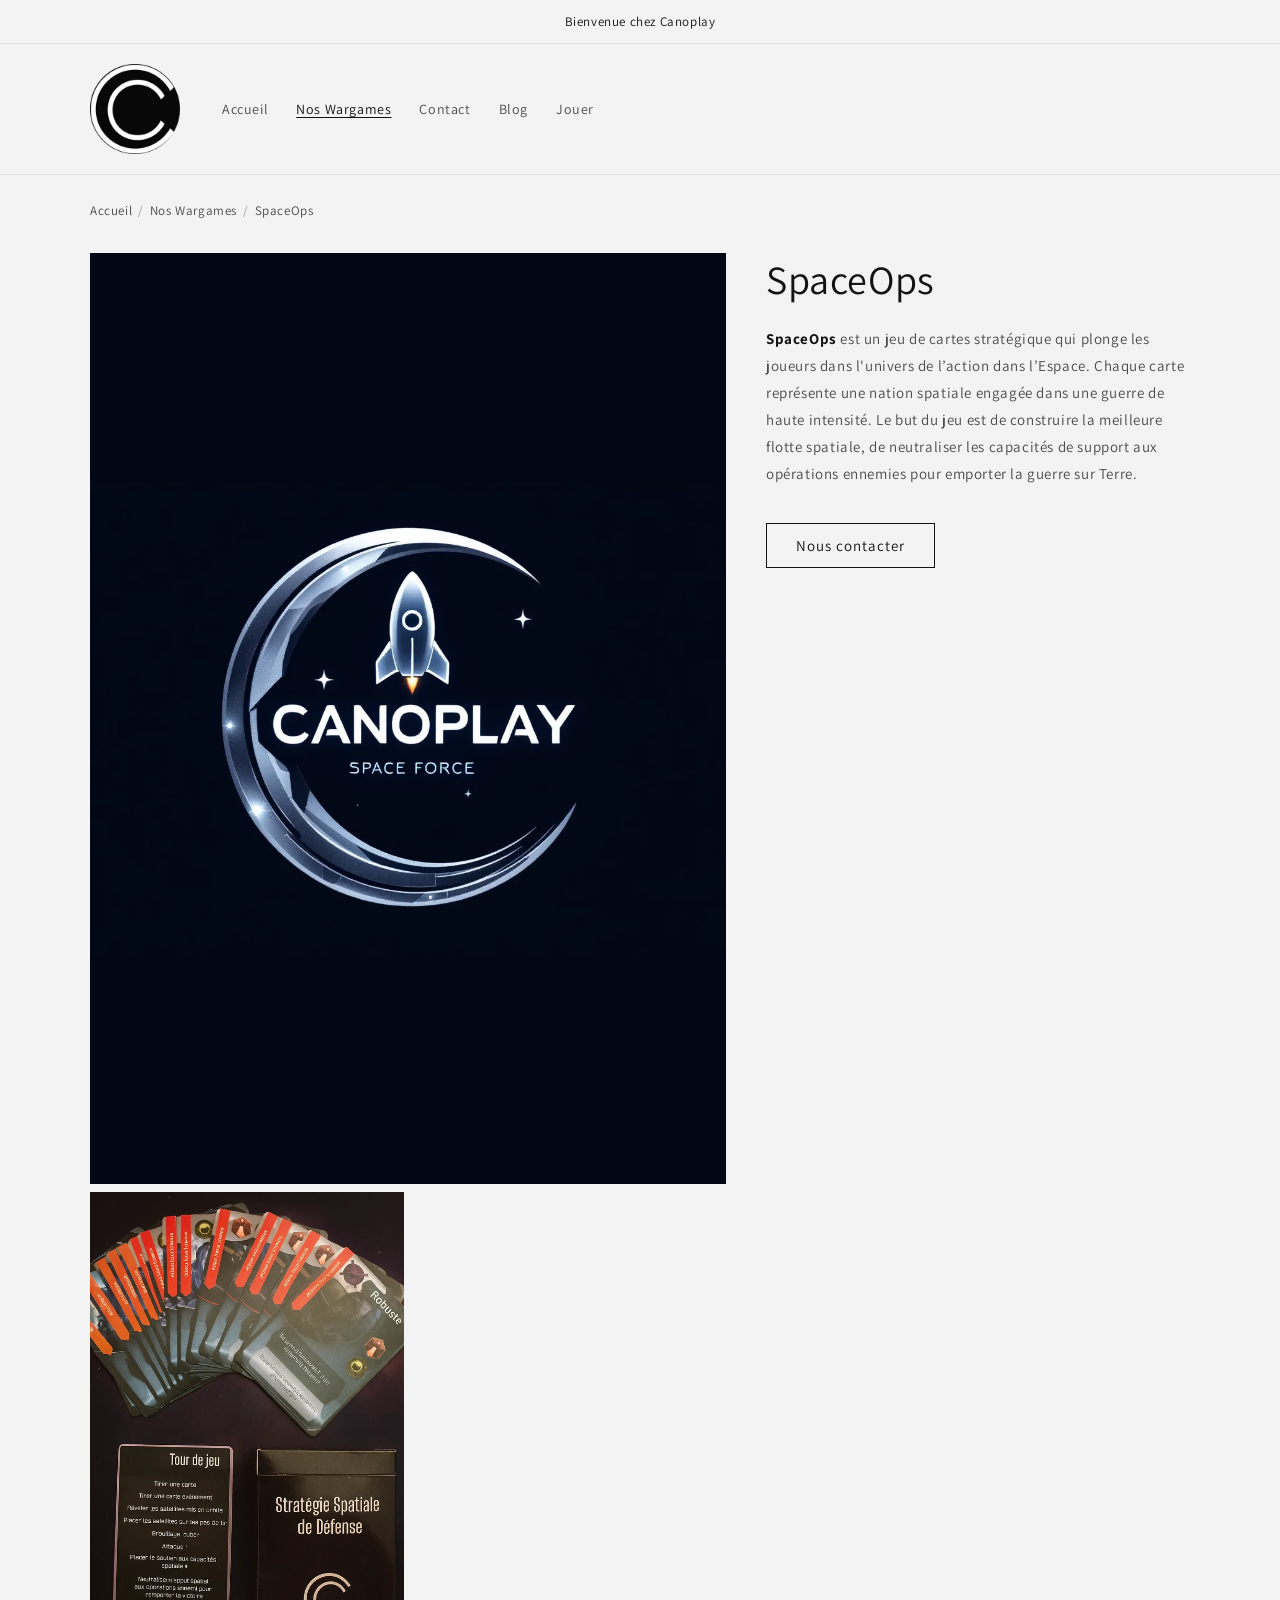
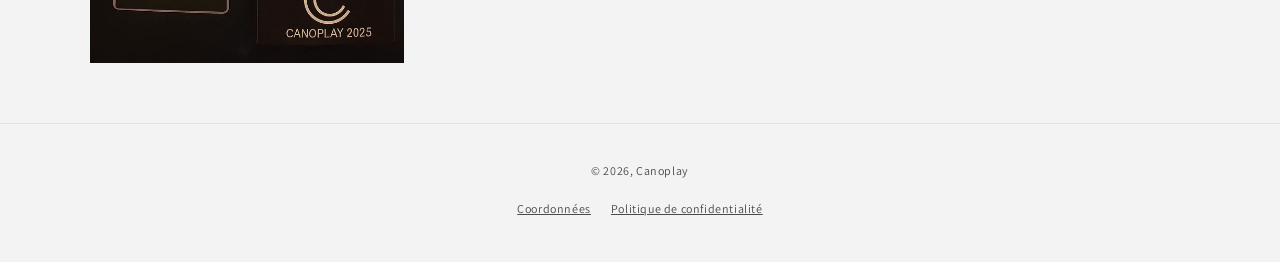
<file: products/spaceops.html>
<!doctype html>
<html lang="fr">
<head>
<meta charset="utf-8">
<meta name="viewport" content="width=device-width, initial-scale=1">
<title>SpaceOps — Canoplay</title>
<meta name="description" content="SpaceOps est un jeu de cartes stratégique qui plonge les joueurs dans l&#x27;univers de l’action dans l’Espace. Chaque carte représente une nation spatiale…">
<link rel="canonical" href="https://canoplay.fr/products/spaceops">
<meta name="theme-color" content="#f3f3f3">
<meta property="og:type" content="product">
<meta property="og:site_name" content="Canoplay">
<meta property="og:url" content="https://canoplay.fr/products/spaceops">
<meta property="og:title" content="SpaceOps — Canoplay">
<meta property="og:description" content="SpaceOps est un jeu de cartes stratégique qui plonge les joueurs dans l&#x27;univers de l’action dans l’Espace. Chaque carte représente une nation spatiale…">
<meta property="og:image" content="https://canoplay.fr/assets/img/spaceops-dos-1024.webp">
<meta name="twitter:card" content="summary_large_image">
<link rel="icon" href="/assets/img/logo-240.webp" type="image/webp">
<link rel="preload" href="/assets/fonts/assistant-latin.woff2" as="font" type="font/woff2" crossorigin>
<link rel="preload" as="image" href="/assets/img/spaceops-dos-1024.webp" imagesrcset="/assets/img/spaceops-dos-600.webp 600w, /assets/img/spaceops-dos-1024.webp 1024w" imagesizes="(min-width: 990px) 60vw, 100vw" fetchpriority="high">
<link rel="stylesheet" href="/assets/css/site.css">
<script type="application/ld+json">{"@context": "https://schema.org", "@type": "BreadcrumbList", "itemListElement": [{"@type": "ListItem", "position": 1, "name": "Accueil", "item": "https://canoplay.fr/"}, {"@type": "ListItem", "position": 2, "name": "Nos Wargames", "item": "https://canoplay.fr/collections/all"}, {"@type": "ListItem", "position": 3, "name": "SpaceOps", "item": "https://canoplay.fr/products/spaceops"}]}</script>
<script type="application/ld+json">{"@context": "https://schema.org", "@type": "Game", "name": "SpaceOps", "description": "SpaceOps est un jeu de cartes stratégique qui plonge les joueurs dans l'univers de l’action dans l’Espace. Chaque carte représente une nation spatiale engagée dans une guerre de haute intensité. Le but du jeu est de construire la meilleure flotte spatiale, de neutraliser les capacités de support aux opérations ennemies pour emporter la guerre sur Terre.", "url": "https://canoplay.fr/products/spaceops", "image": ["https://canoplay.fr/assets/img/spaceops-dos-1024.webp", "https://canoplay.fr/assets/img/spaceops-carte-1024.webp"], "genre": "Jeu de cartes stratégique", "publisher": {"@type": "Organization", "name": "Canoplay"}}</script>
</head>
<body>
<a class="skip" href="#contenu">Aller au contenu</a>
<div class="announce" role="region" aria-label="Annonce">Bienvenue chez Canoplay</div>
<header class="site-header">
<div class="page-width header">
  <details class="menu">
    <summary aria-label="Ouvrir le menu"><svg width="20" height="16" viewBox="0 0 20 16" aria-hidden="true"><path d="M0 1h20M0 8h20M0 15h20" stroke="currentColor" stroke-width="1.5"/></svg></summary>
    <ul>
      <li><a href="/">Accueil</a></li>
      <li><a href="/collections/all" aria-current="page">Nos Wargames</a></li>
      <li><a href="/pages/contact">Contact</a></li>
      <li><a href="/blogs/infos">Blog</a></li>
      <li><a href="/jouer">Jouer</a></li>
    </ul>
  </details>
  <a class="header__logo" href="/"><img src="/assets/img/logo-240.webp" width="90" height="90" alt="Canoplay — accueil"></a>
  <nav class="nav" aria-label="Navigation principale">
    <ul>
      <li><a href="/">Accueil</a></li>
      <li><a href="/collections/all" aria-current="page">Nos Wargames</a></li>
      <li><a href="/pages/contact">Contact</a></li>
      <li><a href="/blogs/infos">Blog</a></li>
      <li><a href="/jouer">Jouer</a></li>
    </ul>
  </nav>
</div>
</header>
<main id="contenu">
<nav class="page-width breadcrumb" aria-label="Fil d'Ariane"><ol><li><a href="/">Accueil</a></li><li><a href="/collections/all">Nos Wargames</a></li><li><span aria-current="page">SpaceOps</span></li></ol></nav>
<article class="page-width product">
<div class="product__media">
  <img class="first" src="/assets/img/spaceops-dos-1024.webp" srcset="/assets/img/spaceops-dos-600.webp 600w, /assets/img/spaceops-dos-1024.webp 1024w" sizes="(min-width: 990px) 60vw, 100vw" width="1024" height="1500" alt="Dos des cartes SpaceOps : logo Canoplay Space Force sur fond spatial" fetchpriority="high">
  <img class="" src="/assets/img/spaceops-carte-1024.webp" srcset="/assets/img/spaceops-carte-600.webp 600w, /assets/img/spaceops-carte-1024.webp 1024w" sizes="(min-width: 990px) 30vw, 50vw" width="1024" height="1536" alt="Cartes SpaceOps étalées en éventail, carte « Tour de jeu » et boîte « Stratégie Spatiale de Défense »" loading="lazy" decoding="async">
</div>
<div class="product__info">
  <h1>SpaceOps</h1>
  <p><strong>SpaceOps</strong> est un jeu de cartes stratégique qui plonge les joueurs dans l'univers de l’action dans l’Espace. Chaque carte représente une nation spatiale engagée dans une guerre de haute intensité. Le but du jeu est de construire la meilleure flotte spatiale, de neutraliser les capacités de support aux opérations ennemies pour emporter la guerre sur Terre.</p>
  <a class="btn btn--dark" href="/pages/contact">Nous contacter</a>
</div>
</article>
</main>
<footer class="footer">
  <div class="page-width">
    <p>© 2026, Canoplay</p>
    <ul>
      <li><a href="/pages/contact">Coordonnées</a></li>
      <li><a href="https://m7977n-dm.myshopify.com/policies/privacy-policy">Politique de confidentialité</a></li>
    </ul>
  </div>
</footer>
</body>
</html>
</file>
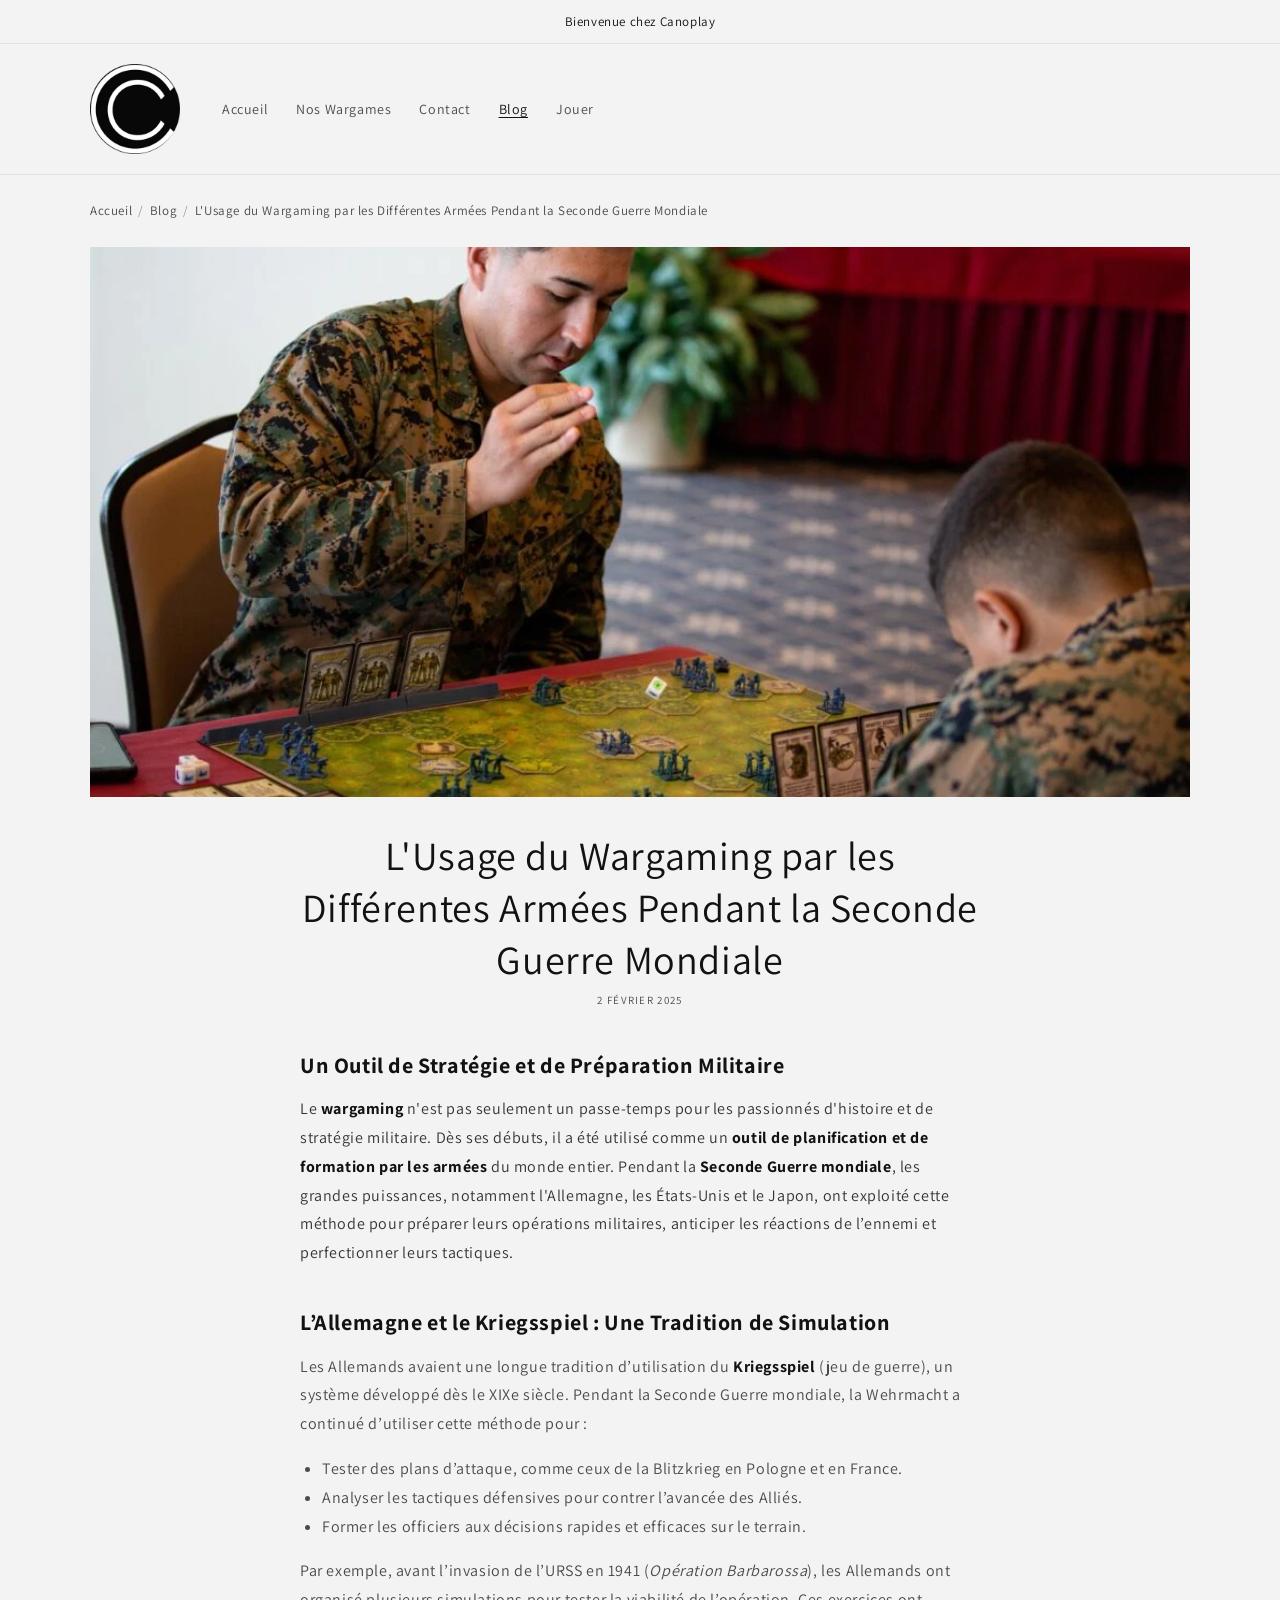
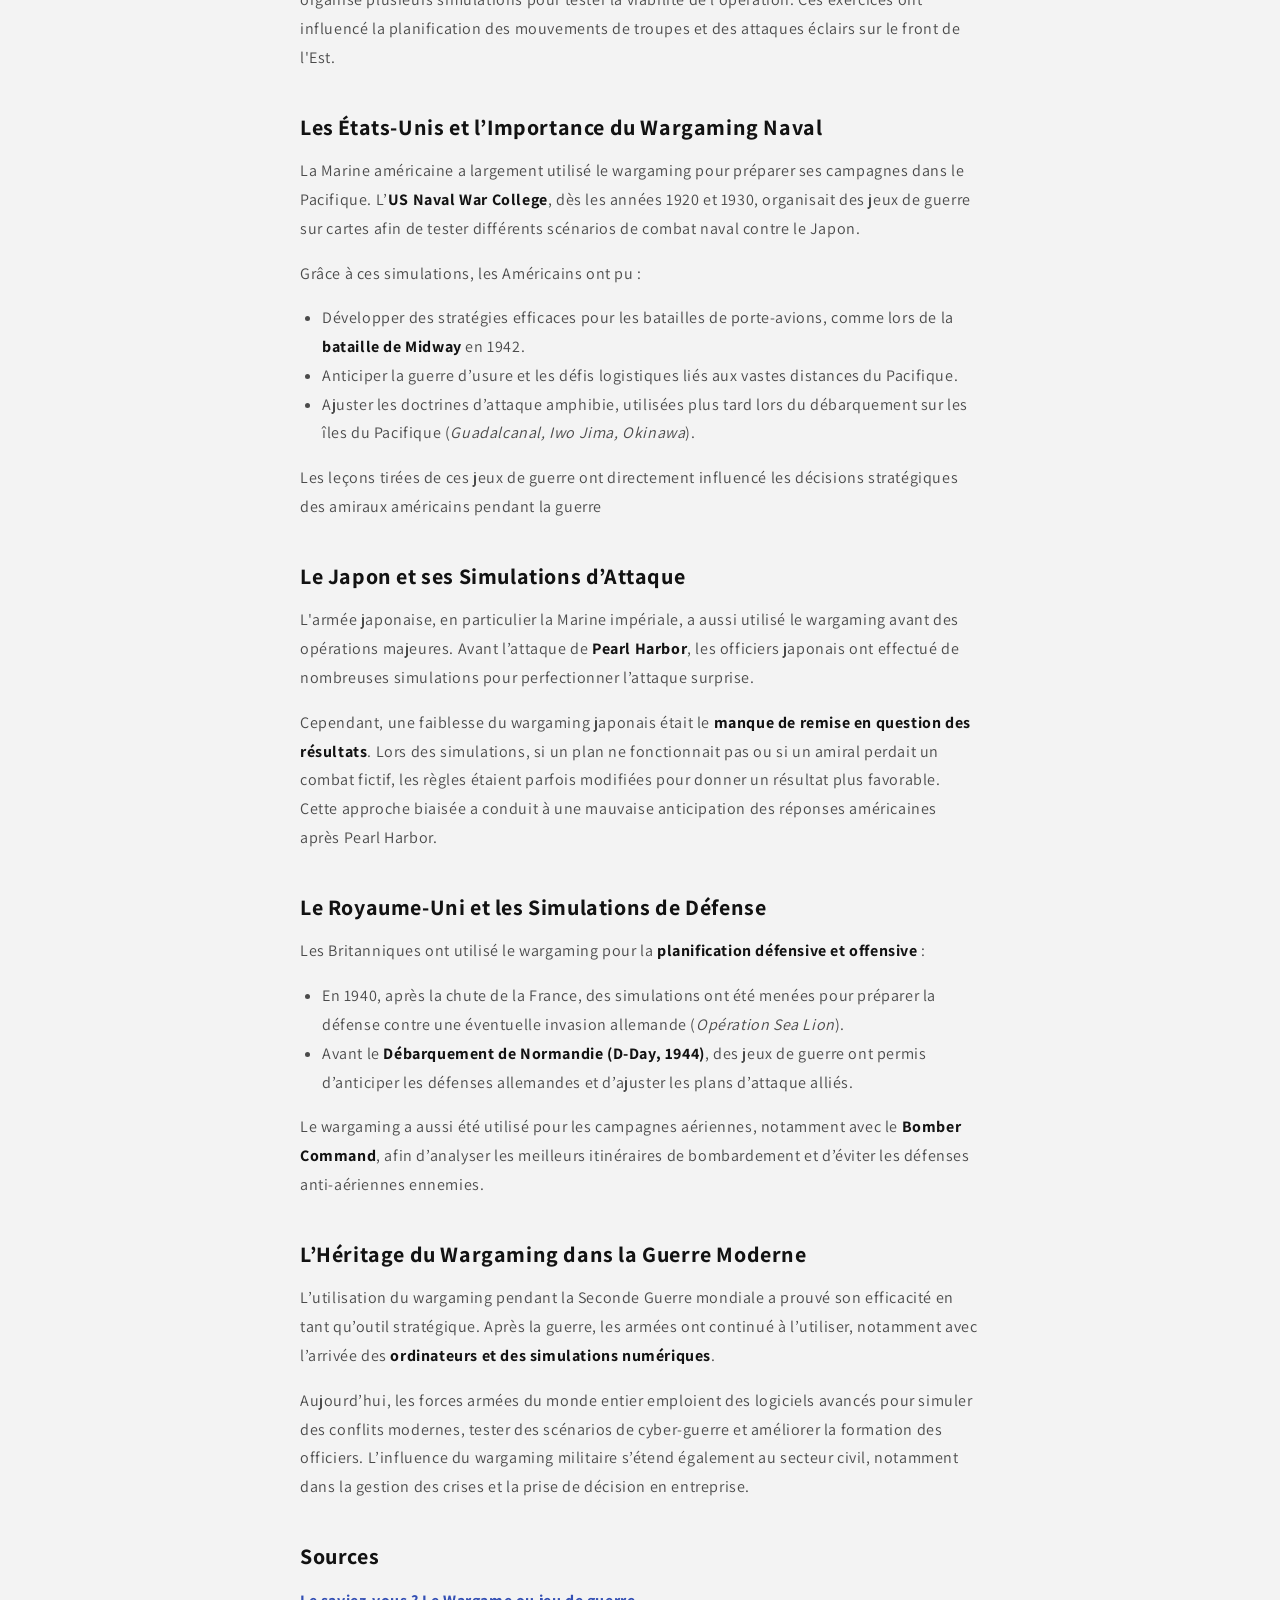
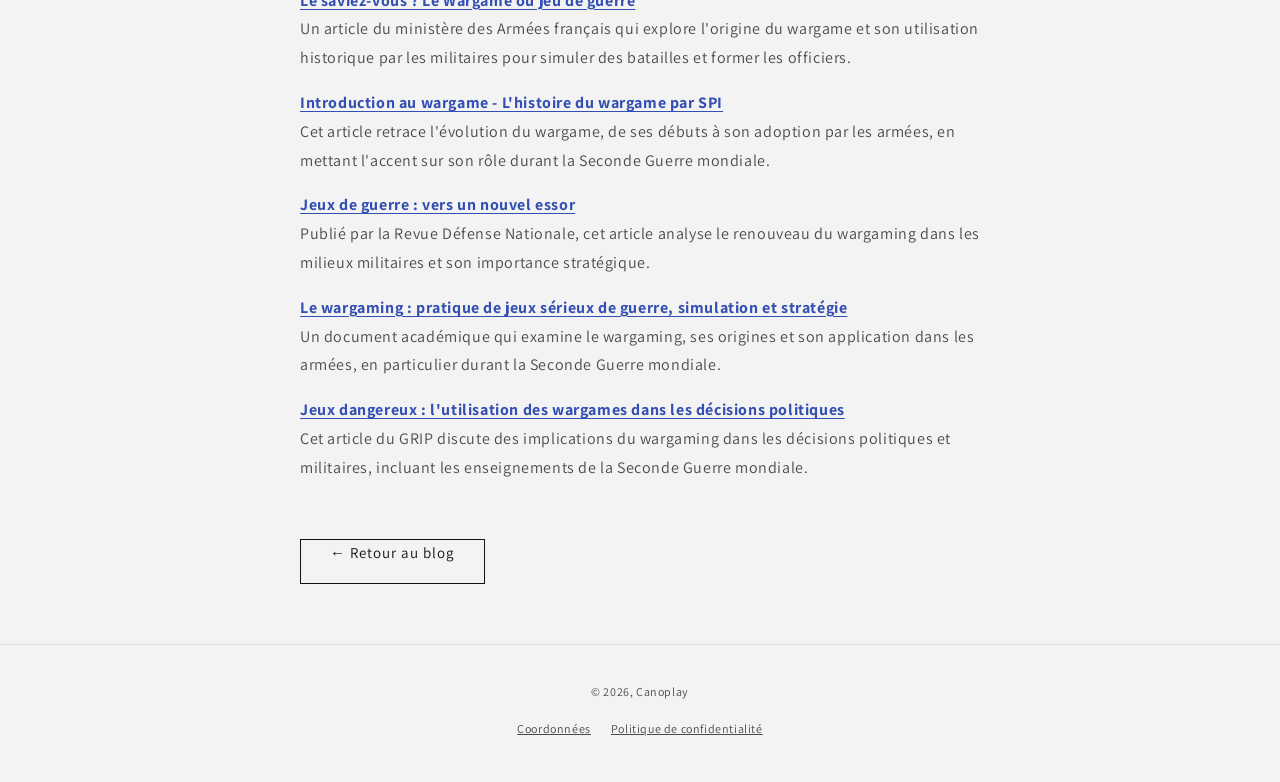
<file: blogs/infos/lusage-du-wargaming-par-les-differentes-armees-pendant-la-seconde-guerre-mondiale.html>
<!doctype html>
<html lang="fr">
<head>
<meta charset="utf-8">
<meta name="viewport" content="width=device-width, initial-scale=1">
<title>L&#x27;Usage du Wargaming par les Différentes Armées Pendant la Seconde Guerre Mondiale — Canoplay</title>
<meta name="description" content="Le wargaming n&#x27;est pas seulement un passe-temps pour les passionnés d&#x27;histoire et de stratégie militaire. Dès ses débuts, il a été utilisé comme un outil…">
<link rel="canonical" href="https://canoplay.fr/blogs/infos/lusage-du-wargaming-par-les-differentes-armees-pendant-la-seconde-guerre-mondiale">
<meta name="theme-color" content="#f3f3f3">
<meta property="og:type" content="article">
<meta property="og:site_name" content="Canoplay">
<meta property="og:url" content="https://canoplay.fr/blogs/infos/lusage-du-wargaming-par-les-differentes-armees-pendant-la-seconde-guerre-mondiale">
<meta property="og:title" content="L&#x27;Usage du Wargaming par les Différentes Armées Pendant la Seconde Guerre Mondiale — Canoplay">
<meta property="og:description" content="Le wargaming n&#x27;est pas seulement un passe-temps pour les passionnés d&#x27;histoire et de stratégie militaire. Dès ses débuts, il a été utilisé comme un outil…">
<meta property="og:image" content="https://canoplay.fr/assets/img/blog-wargaming-ww2-1024.webp">
<meta name="twitter:card" content="summary_large_image">
<link rel="icon" href="/assets/img/logo-240.webp" type="image/webp">
<link rel="preload" href="/assets/fonts/assistant-latin.woff2" as="font" type="font/woff2" crossorigin>
<link rel="preload" as="image" href="/assets/img/blog-wargaming-ww2-1024.webp" imagesrcset="/assets/img/blog-wargaming-ww2-720.webp 720w, /assets/img/blog-wargaming-ww2-1024.webp 1024w" imagesizes="100vw" fetchpriority="high">
<link rel="stylesheet" href="/assets/css/site.css">
<script type="application/ld+json">{"@context": "https://schema.org", "@type": "BreadcrumbList", "itemListElement": [{"@type": "ListItem", "position": 1, "name": "Accueil", "item": "https://canoplay.fr/"}, {"@type": "ListItem", "position": 2, "name": "Blog", "item": "https://canoplay.fr/blogs/infos"}, {"@type": "ListItem", "position": 3, "name": "L'Usage du Wargaming par les Différentes Armées Pendant la Seconde Guerre Mondiale", "item": "https://canoplay.fr/blogs/infos/lusage-du-wargaming-par-les-differentes-armees-pendant-la-seconde-guerre-mondiale"}]}</script>
<script type="application/ld+json">{"@context": "https://schema.org", "@type": "BlogPosting", "headline": "L'Usage du Wargaming par les Différentes Armées Pendant la Seconde Guerre Mondiale", "datePublished": "2025-02-02T16:20:15+01:00", "image": "https://canoplay.fr/assets/img/blog-wargaming-ww2-1024.webp", "author": {"@type": "Organization", "name": "Canoplay", "url": "https://canoplay.fr/"}, "publisher": {"@type": "Organization", "name": "Canoplay", "logo": {"@type": "ImageObject", "url": "https://canoplay.fr/assets/img/logo-240.webp"}}, "mainEntityOfPage": "https://canoplay.fr/blogs/infos/lusage-du-wargaming-par-les-differentes-armees-pendant-la-seconde-guerre-mondiale", "inLanguage": "fr-FR"}</script>
</head>
<body>
<a class="skip" href="#contenu">Aller au contenu</a>
<div class="announce" role="region" aria-label="Annonce">Bienvenue chez Canoplay</div>
<header class="site-header">
<div class="page-width header">
  <details class="menu">
    <summary aria-label="Ouvrir le menu"><svg width="20" height="16" viewBox="0 0 20 16" aria-hidden="true"><path d="M0 1h20M0 8h20M0 15h20" stroke="currentColor" stroke-width="1.5"/></svg></summary>
    <ul>
      <li><a href="/">Accueil</a></li>
      <li><a href="/collections/all">Nos Wargames</a></li>
      <li><a href="/pages/contact">Contact</a></li>
      <li><a href="/blogs/infos" aria-current="page">Blog</a></li>
      <li><a href="/jouer">Jouer</a></li>
    </ul>
  </details>
  <a class="header__logo" href="/"><img src="/assets/img/logo-240.webp" width="90" height="90" alt="Canoplay — accueil"></a>
  <nav class="nav" aria-label="Navigation principale">
    <ul>
      <li><a href="/">Accueil</a></li>
      <li><a href="/collections/all">Nos Wargames</a></li>
      <li><a href="/pages/contact">Contact</a></li>
      <li><a href="/blogs/infos" aria-current="page">Blog</a></li>
      <li><a href="/jouer">Jouer</a></li>
    </ul>
  </nav>
</div>
</header>
<main id="contenu">
<nav class="page-width breadcrumb" aria-label="Fil d'Ariane"><ol><li><a href="/">Accueil</a></li><li><a href="/blogs/infos">Blog</a></li><li><span aria-current="page">L&#x27;Usage du Wargaming par les Différentes Armées Pendant la Seconde Guerre Mondiale</span></li></ol></nav>
<article>
<div class="article__cover page-width"><img src="/assets/img/blog-wargaming-ww2-1024.webp" srcset="/assets/img/blog-wargaming-ww2-720.webp 720w, /assets/img/blog-wargaming-ww2-1024.webp 1024w" sizes="(min-width: 1200px) 1100px, 100vw" width="1024" height="684" alt="Deux militaires penchés sur un wargame de plateau, figurines et cartes sur une carte hexagonale" fetchpriority="high"></div>
<div class="article">
<header class="article__header">
  <h1>L&#x27;Usage du Wargaming par les Différentes Armées Pendant la Seconde Guerre Mondiale</h1>
  <time class="meta" datetime="2025-02-02T16:20:15+01:00">2 février 2025</time>
</header>
<div class="article__lead">
<h2>Un Outil de Stratégie et de Préparation Militaire</h2>
<p>Le <strong>wargaming</strong> n'est pas seulement un passe-temps pour les passionnés d'histoire et de stratégie militaire. Dès ses débuts, il a été utilisé comme un <strong>outil de planification et de formation par les armées</strong> du monde entier. Pendant la <strong>Seconde Guerre mondiale</strong>, les grandes puissances, notamment l'Allemagne, les États-Unis et le Japon, ont exploité cette méthode pour préparer leurs opérations militaires, anticiper les réactions de l’ennemi et perfectionner leurs tactiques.</p>
</div>
<h2>L’Allemagne et le Kriegsspiel : Une Tradition de Simulation</h2>
<p>Les Allemands avaient une longue tradition d’utilisation du <strong>Kriegsspiel</strong> (jeu de guerre), un système développé dès le XIXe siècle. Pendant la Seconde Guerre mondiale, la Wehrmacht a continué d’utiliser cette méthode pour :</p>
<ul>
<li>Tester des plans d’attaque, comme ceux de la Blitzkrieg en Pologne et en France.</li>
<li>Analyser les tactiques défensives pour contrer l’avancée des Alliés.</li>
<li>Former les officiers aux décisions rapides et efficaces sur le terrain.</li>
</ul>
<p>Par exemple, avant l’invasion de l’URSS en 1941 (<em>Opération Barbarossa</em>), les Allemands ont organisé plusieurs simulations pour tester la viabilité de l’opération. Ces exercices ont influencé la planification des mouvements de troupes et des attaques éclairs sur le front de l'Est.</p>
<h2>Les États-Unis et l’Importance du Wargaming Naval</h2>
<p>La Marine américaine a largement utilisé le wargaming pour préparer ses campagnes dans le Pacifique. L’<strong>US Naval War College</strong>, dès les années 1920 et 1930, organisait des jeux de guerre sur cartes afin de tester différents scénarios de combat naval contre le Japon.</p>
<p>Grâce à ces simulations, les Américains ont pu :</p>
<ul>
<li>Développer des stratégies efficaces pour les batailles de porte-avions, comme lors de la <strong>bataille de Midway</strong> en 1942.</li>
<li>Anticiper la guerre d’usure et les défis logistiques liés aux vastes distances du Pacifique.</li>
<li>Ajuster les doctrines d’attaque amphibie, utilisées plus tard lors du débarquement sur les îles du Pacifique (<em>Guadalcanal, Iwo Jima, Okinawa</em>).</li>
</ul>
<p>Les leçons tirées de ces jeux de guerre ont directement influencé les décisions stratégiques des amiraux américains pendant la guerre</p>
<h2>Le Japon et ses Simulations d’Attaque</h2>
<p>L'armée japonaise, en particulier la Marine impériale, a aussi utilisé le wargaming avant des opérations majeures. Avant l’attaque de <strong>Pearl Harbor</strong>, les officiers japonais ont effectué de nombreuses simulations pour perfectionner l’attaque surprise.</p>
<p>Cependant, une faiblesse du wargaming japonais était le <strong>manque de remise en question des résultats</strong>. Lors des simulations, si un plan ne fonctionnait pas ou si un amiral perdait un combat fictif, les règles étaient parfois modifiées pour donner un résultat plus favorable. Cette approche biaisée a conduit à une mauvaise anticipation des réponses américaines après Pearl Harbor.</p>
<h2>Le Royaume-Uni et les Simulations de Défense</h2>
<p>Les Britanniques ont utilisé le wargaming pour la <strong>planification défensive et offensive</strong> :</p>
<ul>
<li>En 1940, après la chute de la France, des simulations ont été menées pour préparer la défense contre une éventuelle invasion allemande (<em>Opération Sea Lion</em>).</li>
<li>Avant le <strong>Débarquement de Normandie (D-Day, 1944)</strong>, des jeux de guerre ont permis d’anticiper les défenses allemandes et d’ajuster les plans d’attaque alliés.</li>
</ul>
<p>Le wargaming a aussi été utilisé pour les campagnes aériennes, notamment avec le <strong>Bomber Command</strong>, afin d’analyser les meilleurs itinéraires de bombardement et d’éviter les défenses anti-aériennes ennemies.</p>
<h2>L’Héritage du Wargaming dans la Guerre Moderne</h2>
<p>L’utilisation du wargaming pendant la Seconde Guerre mondiale a prouvé son efficacité en tant qu’outil stratégique. Après la guerre, les armées ont continué à l’utiliser, notamment avec l’arrivée des <strong>ordinateurs et des simulations numériques</strong>.</p>
<p>Aujourd’hui, les forces armées du monde entier emploient des logiciels avancés pour simuler des conflits modernes, tester des scénarios de cyber-guerre et améliorer la formation des officiers. L’influence du wargaming militaire s’étend également au secteur civil, notamment dans la gestion des crises et la prise de décision en entreprise.</p>
<h2>Sources</h2>
<p><strong><a rel="noopener" href="https://www.defense.gouv.fr/marine/actualites/saviez-vous-wargame-jeu-guerre">Le saviez-vous ? Le Wargame ou jeu de guerre</a></strong><br>Un article du ministère des Armées français qui explore l'origine du wargame et son utilisation historique par les militaires pour simuler des batailles et former les officiers.</p>
<p><a rel="noopener" href="https://www.wargamer.fr/introduction-au-wargame-lhistoire-du-wargame-par-spi"><strong>Introduction au wargame - L'histoire du wargame par SPI</strong></a><br>Cet article retrace l'évolution du wargame, de ses débuts à son adoption par les armées, en mettant l'accent sur son rôle durant la Seconde Guerre mondiale.</p>
<p><a rel="noopener" href="https://www.defnat.com/e-RDN/vue-article-cahier.php?carticle=502&cidcahier=1291"><strong>Jeux de guerre : vers un nouvel essor</strong></a><br>Publié par la Revue Défense Nationale, cet article analyse le renouveau du wargaming dans les milieux militaires et son importance stratégique.</p>
<p><a rel="noopener" href="https://www.openscience.fr/IMG/pdf/2_goria_ok.pdf"><strong>Le wargaming : pratique de jeux sérieux de guerre, simulation et stratégie</strong></a><br>Un document académique qui examine le wargaming, ses origines et son application dans les armées, en particulier durant la Seconde Guerre mondiale.</p>
<p><a rel="noopener" href="https://www.grip.org/jeux-dangereux-lutilisation-des-wargames-dans-les-decisions-politiques"><strong>Jeux dangereux : l'utilisation des wargames dans les décisions politiques</strong></a><br>Cet article du GRIP discute des implications du wargaming dans les décisions politiques et militaires, incluant les enseignements de la Seconde Guerre mondiale.</p>
<a class="btn btn--dark article__back" href="/blogs/infos">← Retour au blog</a>
</div>
</article>
</main>
<footer class="footer">
  <div class="page-width">
    <p>© 2026, Canoplay</p>
    <ul>
      <li><a href="/pages/contact">Coordonnées</a></li>
      <li><a href="https://m7977n-dm.myshopify.com/policies/privacy-policy">Politique de confidentialité</a></li>
    </ul>
  </div>
</footer>
</body>
</html>
</file>
<file: assets/css/site.css>
@font-face{font-family:Assistant;src:url(/assets/fonts/assistant-latin.woff2) format("woff2");font-weight:200 800;font-style:normal;font-display:swap}
/* Jeux de couleurs relevés sur le thème Shopify d'origine (Dawn) */
:root{
  --bg:243 243 243; --fg:18 18 18;              /* scheme-2 : fond principal */
  --dark:36 40 51;                              /* scheme-3 : bannière */
  --accent:51 79 180;                           /* scheme-5 : bleu */
  --page:120rem; --gutter:1.6rem;
}
@media (min-width:750px){:root{--gutter:5rem}}
*,*::before,*::after{box-sizing:border-box}
html{font-size:62.5%;-webkit-text-size-adjust:100%}
body{margin:0;background:rgb(var(--bg));color:rgb(var(--fg) / .75);font:400 1.5rem/1.8 Assistant,sans-serif;letter-spacing:.06rem;display:flex;flex-direction:column;min-height:100vh}
main{flex:1}
@media (min-width:750px){body{font-size:1.6rem}}
img{display:block;max-width:100%;height:auto}
a{color:inherit}
h1,h2,h3{color:rgb(var(--fg));font-weight:700;letter-spacing:.06rem;line-height:1.3;margin:0}
.skip{position:absolute;left:-999rem;top:0;background:rgb(var(--fg));color:#fff;padding:1rem 2rem;z-index:10}
.skip:focus{left:1rem}
:focus-visible{outline:.2rem solid rgb(var(--fg) / .6);outline-offset:.3rem}
.page-width{max-width:var(--page);margin:0 auto;padding:0 var(--gutter)}
.visually-hidden{position:absolute;width:1px;height:1px;overflow:hidden;clip:rect(0 0 0 0);white-space:nowrap}

/* Bandeau d'annonce */
.announce{text-align:center;font-size:1.3rem;padding:1rem 0;color:rgb(var(--fg));border-bottom:.1rem solid rgb(var(--fg) / .08)}

/* En-tête */
.site-header{border-bottom:.1rem solid rgb(var(--fg) / .08)}
.header{display:flex;align-items:center;gap:3rem;padding-block:2rem}
.header__logo img{width:9rem;height:9rem}
.nav ul{display:flex;gap:.4rem;list-style:none;margin:0;padding:0}
.nav a{display:block;padding:1.2rem;font-size:1.4rem;text-decoration:none;color:rgb(var(--fg) / .75)}
.nav a:hover,.nav a[aria-current]{color:rgb(var(--fg));text-decoration:underline;text-underline-offset:.3rem}
.menu{display:none}
@media (max-width:989px){
  .header{justify-content:center;position:relative;padding-block:1.2rem}
  .header__logo img{width:7rem;height:7rem}
  .nav{display:none}
  .menu{display:block;position:absolute;left:var(--gutter);top:50%;transform:translateY(-50%)}
  .menu summary{list-style:none;cursor:pointer;width:4.4rem;height:4.4rem;display:grid;place-items:center}
  .menu summary::-webkit-details-marker{display:none}
  .menu[open] ul{position:fixed;inset:0;background:rgb(var(--bg));z-index:5;list-style:none;margin:0;padding:8rem var(--gutter) 2rem}
  .menu[open] summary{position:fixed;z-index:6;top:1.6rem;left:var(--gutter)}
  .menu a{display:block;padding:1.1rem 0;font-size:1.8rem;text-decoration:none;color:rgb(var(--fg))}
  .menu a[aria-current]{text-decoration:underline;text-underline-offset:.3rem}
}

/* Titres de page */
.page-title{font-weight:400;font-size:3rem;padding-block:3.6rem 2.4rem}
@media (min-width:750px){.page-title{font-size:4rem;padding-block:4rem 3.2rem}}
.breadcrumb{font-size:1.3rem;padding-top:2.4rem}
.breadcrumb ol{list-style:none;display:flex;flex-wrap:wrap;gap:.6rem;margin:0;padding:0}
.breadcrumb li+li::before{content:"/";margin-right:.6rem;color:rgb(var(--fg) / .4)}
.breadcrumb a{text-decoration:none}
.breadcrumb a:hover{text-decoration:underline}

/* Bannière d'accueil : deux images côte à côte, texte centré en bas */
.banner{position:relative;display:flex;background:rgb(var(--dark));color:#fff;min-height:34rem;overflow:hidden}
.banner__media{position:relative;flex:1 1 50%;min-height:100%}
.banner__media img{position:absolute;inset:0;width:100%;height:100%;object-fit:cover}
.banner__media + .banner__media{display:none}
.banner::after{content:"";position:absolute;inset:0;background:rgb(0 0 0 / .3)}
.banner__content{position:absolute;inset:auto 0 0;z-index:1;text-align:center;padding:4rem var(--gutter) 4.5rem}
.banner h1{color:#fff;font-weight:400;font-size:3rem}
.btn{display:inline-flex;align-items:center;justify-content:center;min-height:4.5rem;min-width:12rem;padding:0 3rem;margin-top:2rem;font-size:1.5rem;letter-spacing:.1rem;text-decoration:none;color:#fff;box-shadow:inset 0 0 0 .1rem #fff;transition:box-shadow .1s}
.btn:hover{box-shadow:inset 0 0 0 .2rem #fff}
.btn--dark{color:rgb(var(--fg));box-shadow:inset 0 0 0 .1rem rgb(var(--fg))}
.btn--dark:hover{box-shadow:inset 0 0 0 .2rem rgb(var(--fg))}
@media (min-width:750px){
  .banner{min-height:72rem}
  .banner__media + .banner__media{display:block}
  .banner h1{font-size:4rem}
}

/* Rangées image + texte, alternées */
.rows{padding-block:3.6rem 1.2rem}
.row{display:grid;margin-bottom:.8rem}
.row__img{aspect-ratio:1.2;overflow:hidden}
.row__img img{width:100%;height:100%;object-fit:cover}
.row__text{padding:3rem 0 3.6rem}
.row__text h2{font-size:2.4rem;margin-bottom:1.6rem}
.row__text p{margin:0;font-size:1.4rem}
@media (min-width:750px){
  .row{grid-template-columns:1fr 1fr;align-items:center}
  .row__text{padding:4rem 6rem}
  .row__text h2{font-size:3.2rem}
  .row--reverse .row__img{order:2}
  .row--reverse .row__text{padding-left:0}
}

/* Qui sommes nous */
.team{padding-block:2.4rem 3.6rem}
.team h2{font-size:2.4rem;margin-bottom:2.8rem}
.team ul{list-style:none;margin:0;padding:0;display:grid;gap:.4rem}
.card{background:rgb(var(--fg) / .04)}
.card img{width:100%;aspect-ratio:1.05;object-fit:contain;object-position:bottom}
.card__body{padding:1.6rem 2.4rem 2.4rem;font-size:1.4rem}
.card h3{font-size:1.6rem;font-weight:400}
.card p{margin:.6rem 0 0}
@media (min-width:750px){.team h2{font-size:3.2rem}.team ul{grid-template-columns:1fr 1fr}}

/* Vitrine : grille des wargames */
.grid{list-style:none;margin:0;padding:0 0 6rem;display:grid;gap:2.4rem 1.6rem;grid-template-columns:repeat(2,1fr)}
@media (min-width:750px){.grid{grid-template-columns:repeat(4,1fr)}}
.tile{position:relative}
.tile__img{aspect-ratio:2/3;overflow:hidden;background:rgb(var(--dark))}
.tile__img img{width:100%;height:100%;object-fit:cover;transition:transform .4s ease}
.tile:hover .tile__img img{transform:scale(1.03)}
.tile h2{font-size:1.5rem;font-weight:400;margin-top:1.2rem}
.tile h2 a{text-decoration:none}
.tile h2 a::after{content:"";position:absolute;inset:0}
.tile p{margin:.4rem 0 0;font-size:1.3rem;line-height:1.5}
@media (prefers-reduced-motion:reduce){.tile__img img{transition:none}}

/* Fiche d'un wargame */
.product{display:grid;gap:3rem;padding-block:3rem 6rem}
.product__media{display:grid;gap:.8rem;grid-template-columns:1fr 1fr;align-content:start;margin:0}
.product__media img{width:100%;height:auto}
.product__media .first{grid-column:1/-1}
.product__info h1{font-weight:400;font-size:3rem;margin-bottom:2rem}
.product__info p{margin:0 0 1.6rem;font-size:1.5rem}
.product__info strong{color:rgb(var(--fg))}
@media (min-width:990px){
  .product{grid-template-columns:minmax(0,3fr) minmax(0,2fr);gap:4rem}
  .product__info{position:sticky;top:3rem;align-self:start}
  .product__info h1{font-size:4rem}
}

/* Blog : liste */
.posts{list-style:none;margin:0;padding:0 0 6rem;display:grid;gap:4rem}
.post-card{position:relative;text-align:center}
.post-card img{width:100%;aspect-ratio:2/1;object-fit:cover}
.post-card h2{font-weight:400;font-size:2rem;margin-top:1.6rem}
.post-card h2 a{text-decoration:none}
.post-card h2 a::after{content:"";position:absolute;inset:0}
.post-card h2 a:hover{text-decoration:underline}
.meta{display:block;font-size:1.1rem;text-transform:uppercase;letter-spacing:.13rem;margin-top:.6rem}
.post-card p{max-width:76rem;margin:1rem auto 0;font-size:1.4rem}

/* Blog : article */
.article__cover{max-width:var(--page);margin:2.4rem auto 0}
.article__cover img{width:100%;aspect-ratio:2/1;object-fit:cover}
.article{max-width:78rem;margin:0 auto;padding:3.2rem var(--gutter) 6rem}
.article__header{text-align:center;margin-bottom:3.2rem}
.article__header h1{font-weight:400;font-size:2.8rem}
@media (min-width:750px){.article__header h1{font-size:4rem}}
.article__lead{font-size:1.7rem;color:rgb(var(--fg) / .85)}
.article h2{font-size:2.2rem;margin:4rem 0 1.2rem}
.article p,.article li{font-size:1.6rem}
.article ul{padding-left:2.2rem}
.article strong{color:rgb(var(--fg))}
.article a{color:rgb(var(--accent));text-underline-offset:.3rem}
.article a strong{color:inherit}
.article a.btn{color:rgb(var(--fg))}
.article__back{display:inline-block;margin-top:4rem}

/* Contact */
.contact{padding-block:0 6rem}
.contact dl{max-width:72rem;display:grid;grid-template-columns:max-content 1fr;gap:1rem 2.4rem;margin:0 0 3rem}
.contact dt{color:rgb(var(--fg))}
.contact dd{margin:0}
.contact .lead{font-size:1.8rem;color:rgb(var(--fg) / .85)}
.contact p{max-width:72rem}
.actions{display:flex;flex-wrap:wrap;align-items:center;gap:1.6rem 2.4rem;margin-top:3rem}
.actions .btn{margin-top:0}
.lien{text-underline-offset:.3rem}

/* Pied de page */
.footer{border-top:.1rem solid rgb(var(--fg) / .08);padding-block:3.6rem;font-size:1.2rem;text-align:center}
.footer p{margin:0}
.footer ul{list-style:none;display:flex;flex-wrap:wrap;justify-content:center;gap:.4rem 2rem;padding:0;margin:1rem 0 0}
.footer a{display:inline-block;padding:.6rem 0}

/* Vignette « jouable en ligne » et capture du jeu */
.badge{display:inline-block;margin-top:1.2rem;padding:.2rem .8rem;font-size:1.1rem;letter-spacing:.1rem;text-transform:uppercase;color:#fff;background:rgb(var(--accent))}
.badge + h2{margin-top:.6rem}
.capture{margin:4.8rem 0 0}
.capture img{width:100%;height:auto;border:.1rem solid rgb(var(--fg) / .1)}
.capture figcaption{font-size:1.3rem;margin-top:.8rem}
</file>
